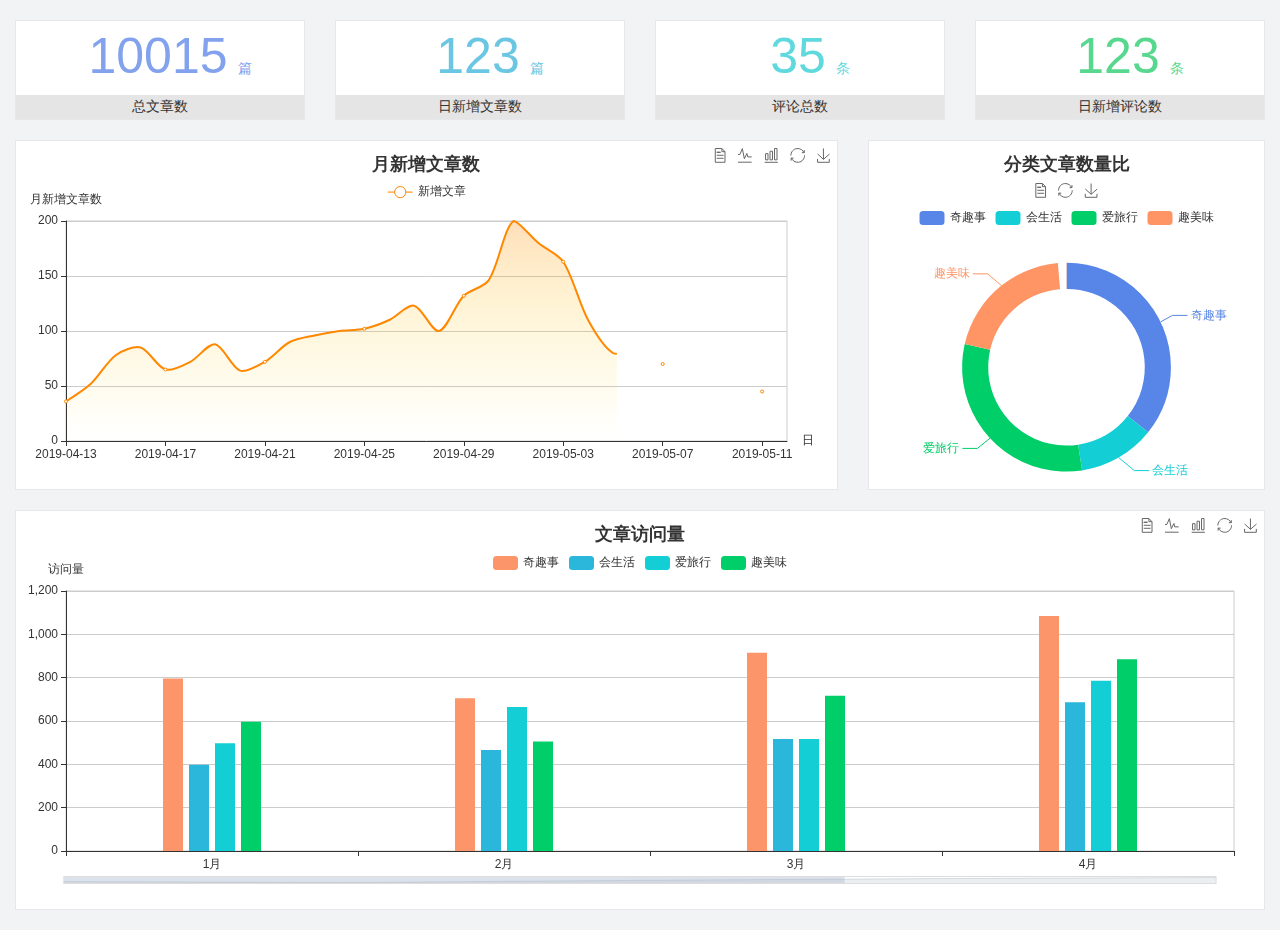
<file: home/dashboard.html>
<!DOCTYPE html>
<html lang="en">

<head>
    <meta charset="UTF-8">
    <meta name="viewport" content="width=device-width, initial-scale=1.0">
    <meta http-equiv="X-UA-Compatible" content="ie=edge">
    <title>图表统计</title>
    <link rel="stylesheet" href="../assets/lib/bootstrap.css"/>
    <link rel="stylesheet" href="../assets/lib/main.css"/>
    <script src="../assets/lib/jquery.js"></script>
    <script type="text/javascript" src="../assets/lib/echarts.min.js"></script>
</head>

<body>
<div class="container-fluid">
    <div class="row spannel_list">
        <div class="col-sm-3 col-xs-6">
            <div class="spannel">
                <em>10015</em><span>篇</span>
                <b>总文章数</b>
            </div>
        </div>
        <div class="col-sm-3 col-xs-6">
            <div class="spannel scolor01">
                <em>123</em><span>篇</span>
                <b>日新增文章数</b>
            </div>
        </div>
        <div class="col-sm-3 col-xs-6">
            <div class="spannel scolor02">
                <em>35</em><span>条</span>
                <b>评论总数</b>
            </div>
        </div>
        <div class="col-sm-3 col-xs-6">
            <div class="spannel scolor03">
                <em>123</em><span>条</span>
                <b>日新增评论数</b>
            </div>
        </div>
    </div>
</div>

<div class="container-fluid">
    <div class="row curve-pie">
        <div class="col-lg-8 col-md-8">
            <div class="gragh_pannel" id="curve_show"></div>
        </div>
        <div class="col-lg-4 col-md-4">
            <div class="gragh_pannel" id="pie_show"></div>
        </div>
    </div>
</div>

<div class="container-fluid">
    <div class="column_pannel" id="column_show"></div>
</div>

<script>
    var oChart = echarts.init(document.getElementById('curve_show'));
    var aList_all = [
        {'count': 36, 'date': '2019-04-13'},
        {'count': 52, 'date': '2019-04-14'},
        {'count': 78, 'date': '2019-04-15'},
        {'count': 85, 'date': '2019-04-16'},
        {'count': 65, 'date': '2019-04-17'},
        {'count': 72, 'date': '2019-04-18'},
        {'count': 88, 'date': '2019-04-19'},
        {'count': 64, 'date': '2019-04-20'},
        {'count': 72, 'date': '2019-04-21'},
        {'count': 90, 'date': '2019-04-22'},
        {'count': 96, 'date': '2019-04-23'},
        {'count': 100, 'date': '2019-04-24'},
        {'count': 102, 'date': '2019-04-25'},
        {'count': 110, 'date': '2019-04-26'},
        {'count': 123, 'date': '2019-04-27'},
        {'count': 100, 'date': '2019-04-28'},
        {'count': 132, 'date': '2019-04-29'},
        {'count': 146, 'date': '2019-04-30'},
        {'count': 200, 'date': '2019-05-01'},
        {'count': 180, 'date': '2019-05-02'},
        {'count': 163, 'date': '2019-05-03'},
        {'count': 110, 'date': '2019-05-04'},
        {'count': 80, 'date': '2019-05-05'},
        {'count': 82, 'date': '2019-05-06'},
        {'count': 70, 'date': '2019-05-07'},
        {'count': 65, 'date': '2019-05-08'},
        {'count': 54, 'date': '2019-05-09'},
        {'count': 40, 'date': '2019-05-10'},
        {'count': 45, 'date': '2019-05-11'},
        {'count': 38, 'date': '2019-05-12'},
    ];

    let aCount = [];
    let aDate = [];

    for (var i = 0; i < aList_all.length; i++) {
        aCount.push(aList_all[i].count);
        aDate.push(aList_all[i].date);
    }

    var chartopt = {
        title: {
            text: '月新增文章数',
            left: 'center',
            top: '10'
        },
        tooltip: {
            trigger: 'axis'
        },
        legend: {
            data: ['新增文章'],
            top: '40'
        },
        toolbox: {
            show: true,
            feature: {
                mark: {show: true},
                dataView: {show: true, readOnly: false},
                magicType: {show: true, type: ['line', 'bar']},
                restore: {show: true},
                saveAsImage: {show: true}
            }
        },
        calculable: true,
        xAxis: [
            {
                name: '日',
                type: 'category',
                boundaryGap: false,
                data: aDate
            }
        ],
        yAxis: [
            {
                name: '月新增文章数',
                type: 'value'
            }
        ],
        series: [
            {
                name: '新增文章',
                type: 'line',
                smooth: true,
                itemStyle: {normal: {areaStyle: {type: 'default'}, color: '#f80'}, lineStyle: {color: '#f80'}},
                data: aCount
            }],
        areaStyle: {
            normal: {
                color: new echarts.graphic.LinearGradient(0, 0, 0, 1, [{
                    offset: 0,
                    color: 'rgba(255,136,0,0.39)'
                }, {
                    offset: .34,
                    color: 'rgba(255,180,0,0.25)'
                }, {
                    offset: 1,
                    color: 'rgba(255,222,0,0.00)'
                }])

            }
        },
        grid: {
            show: true,
            x: 50,
            x2: 50,
            y: 80,
            height: 220
        }
    };

    oChart.setOption(chartopt);


    var oPie = echarts.init(document.getElementById('pie_show'));
    var oPieopt =
        {
            title: {
                top: 10,
                text: '分类文章数量比',
                x: 'center'
            },
            tooltip: {
                trigger: 'item',
                formatter: "{a} <br/>{b} : {c} ({d}%)"
            },
            color: ['#5885e8', '#13cfd5', '#00ce68', '#ff9565'],
            legend: {
                x: 'center',
                top: 65,
                data: ['奇趣事', '会生活', '爱旅行', '趣美味']
            },
            toolbox: {
                show: true,
                x: 'center',
                top: 35,
                feature: {
                    mark: {show: true},
                    dataView: {show: true, readOnly: false},
                    magicType: {
                        show: true,
                        type: ['pie', 'funnel'],
                        option: {
                            funnel: {
                                x: '25%',
                                width: '50%',
                                funnelAlign: 'left',
                                max: 1548
                            }
                        }
                    },
                    restore: {show: true},
                    saveAsImage: {show: true}
                }
            },
            calculable: true,
            series: [
                {
                    name: '访问来源',
                    type: 'pie',
                    radius: ['45%', '60%'],
                    center: ['50%', '65%'],
                    data: [
                        {value: 300, name: '奇趣事'},
                        {value: 100, name: '会生活'},
                        {value: 260, name: '爱旅行'},
                        {value: 180, name: '趣美味'}
                    ]
                }
            ]
        };
    oPie.setOption(oPieopt);


    var oColumn = this.echarts.init(document.getElementById('column_show'));
    var oColumnopt =
        {
            title: {
                text: '文章访问量',
                left: 'center',
                top: '10'
            },
            tooltip: {
                trigger: 'axis'
            },
            legend: {
                data: ['奇趣事', '会生活', '爱旅行', '趣美味'],
                top: '40'
            },
            toolbox: {
                show: true,
                feature: {
                    mark: {show: true},
                    dataView: {show: true, readOnly: false},
                    magicType: {show: true, type: ['line', 'bar']},
                    restore: {show: true},
                    saveAsImage: {show: true}
                }
            },
            calculable: true,
            xAxis: [
                {
                    type: 'category',
                    data: ['1月', '2月', '3月', '4月', '5月']
                }
            ],
            yAxis: [
                {
                    name: '访问量',
                    type: 'value'
                }
            ],
            series: [
                {
                    name: '奇趣事',
                    type: 'bar',
                    barWidth: 20,
                    itemStyle: {
                        normal: {areaStyle: {type: 'default'}, color: '#fd956a'}
                    },
                    data: [800, 708, 920, 1090, 1200]
                },
                {
                    name: '会生活',
                    type: 'bar',
                    barWidth: 20,
                    itemStyle: {
                        normal: {areaStyle: {type: 'default'}, color: '#2bb6db'}
                    },
                    data: [400, 468, 520, 690, 800]
                },
                {
                    name: '爱旅行',
                    type: 'bar',
                    barWidth: 20,
                    itemStyle: {
                        normal: {areaStyle: {type: 'default'}, color: '#13cfd5'}
                    },
                    data: [500, 668, 520, 790, 900]
                },
                {
                    name: '趣美味',
                    type: 'bar',
                    barWidth: 20,
                    itemStyle: {
                        normal: {areaStyle: {type: 'default'}, color: '#00ce68'}
                    },
                    data: [600, 508, 720, 890, 1000]
                }
            ],
            grid: {
                show: true,
                x: 50,
                x2: 30,
                y: 80,
                height: 260
            },
            dataZoom: [//给x轴设置滚动条
                {
                    start: 0,//默认为0
                    end: 100 - 1000 / 31,//默认为100
                    type: 'slider',
                    show: true,
                    xAxisIndex: [0],
                    handleSize: 0,//滑动条的 左右2个滑动条的大小
                    height: 8,//组件高度
                    left: 45, //左边的距离
                    right: 50,//右边的距离
                    bottom: 26,//右边的距离
                    handleColor: '#ddd',//h滑动图标的颜色
                    handleStyle: {
                        borderColor: "#cacaca",
                        borderWidth: "1",
                        shadowBlur: 2,
                        background: "#ddd",
                        shadowColor: "#ddd",
                    }
                }]
        };
    oColumn.setOption(oColumnopt);
</script>
</body>

</html>
</file>
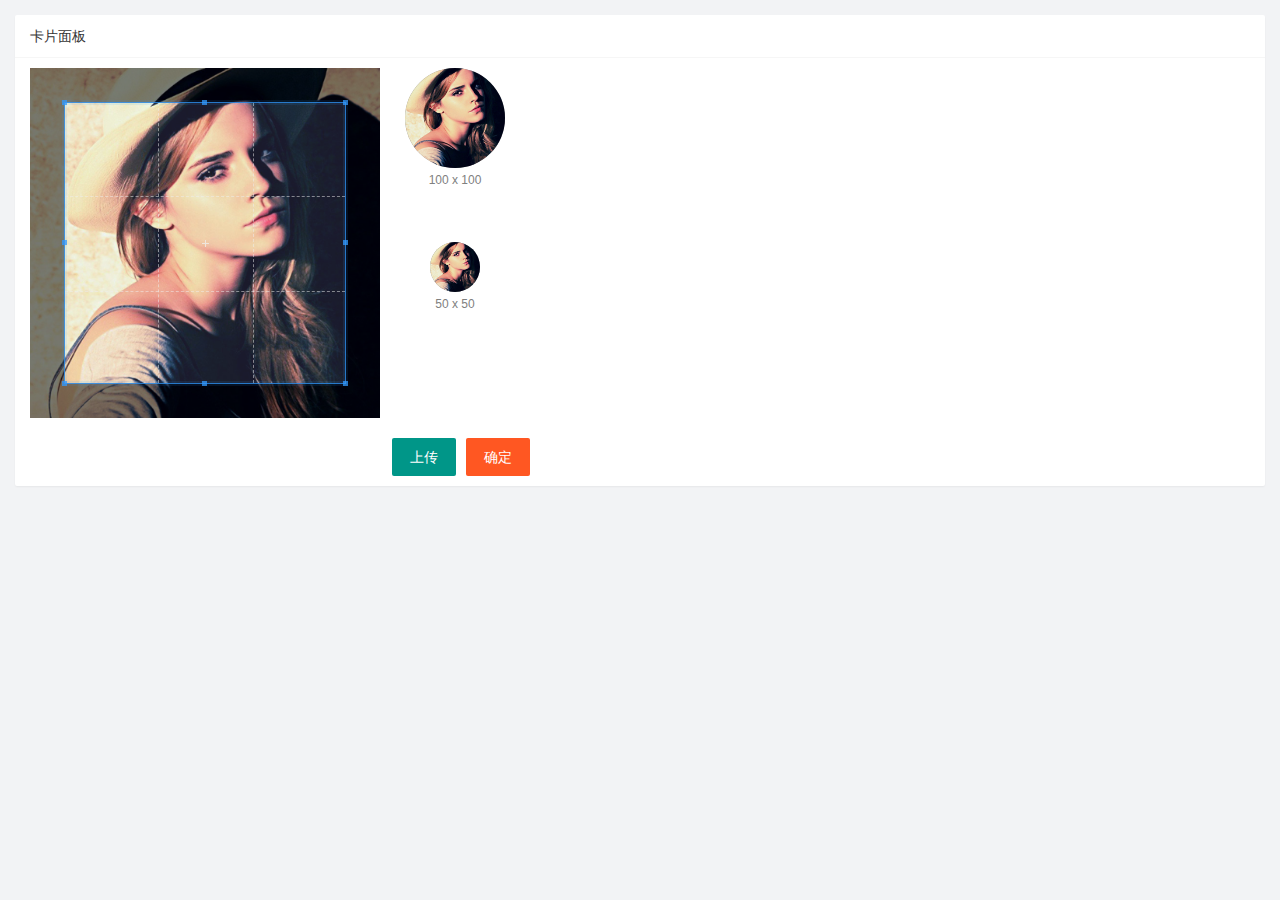
<file: user/user_avatar.html>
<!DOCTYPE html>
<html lang="en">

<head>
    <meta charset="UTF-8">
    <meta name="viewport" content="width=device-width, initial-scale=1.0">
    <title>Document</title>
    <link rel="stylesheet" href="/assets/lib/layui/css/layui.css">
    <link rel="stylesheet" href="/assets/lib/cropper/cropper.css">
    <link rel="stylesheet" href="/assets/css/user/user_avatar.css">

</head>

<body>
    <div class="layui-card">
        <div class="layui-card-header">卡片面板</div>
        <div class="layui-card-body">
            <!-- 第一行的图片裁剪和预览区域 -->
            <div class="row1">
                <!-- 图片裁剪区域 -->
                <div class="cropper-box">
                    <!-- 这个 img 标签很重要，将来会把它初始化为裁剪区域 -->
                    <img id="image" src="/assets/images/sample.jpg" />
                </div>
                <!-- 图片的预览区域 -->
                <div class="preview-box">
                    <div>
                        <!-- 宽高为 100px 的预览区域 -->
                        <div class="img-preview w100"></div>
                        <p class="size">100 x 100</p>
                    </div>
                    <div>
                        <!-- 宽高为 50px 的预览区域 -->
                        <div class="img-preview w50"></div>
                        <p class="size">50 x 50</p>
                    </div>
                </div>
            </div>
            <!-- 第二行的按钮区域 -->
            <div class="row2">

                <input type="file" id="file" accept="image/png,image/jpeg">
                <button type="button" class="layui-btn" id="btnChooseImage">上传</button>
                <button type="button" class="layui-btn layui-btn-danger" id="btnUpload">确定</button>
            </div>
        </div>
    </div>
    <script src="/assets/lib/layui/layui.all.js"></script>
    <script src="/assets/lib/jquery.js"></script>
    <script src="/assets/lib/cropper/Cropper.js"></script>
    <script src="/assets/lib/cropper/jquery-cropper.js"></script>
    <script src="/assets/js/baseAPI.js"></script>
    <script src="/assets/js/user/user_avatar.js"></script>
</body>

</html>
</file>
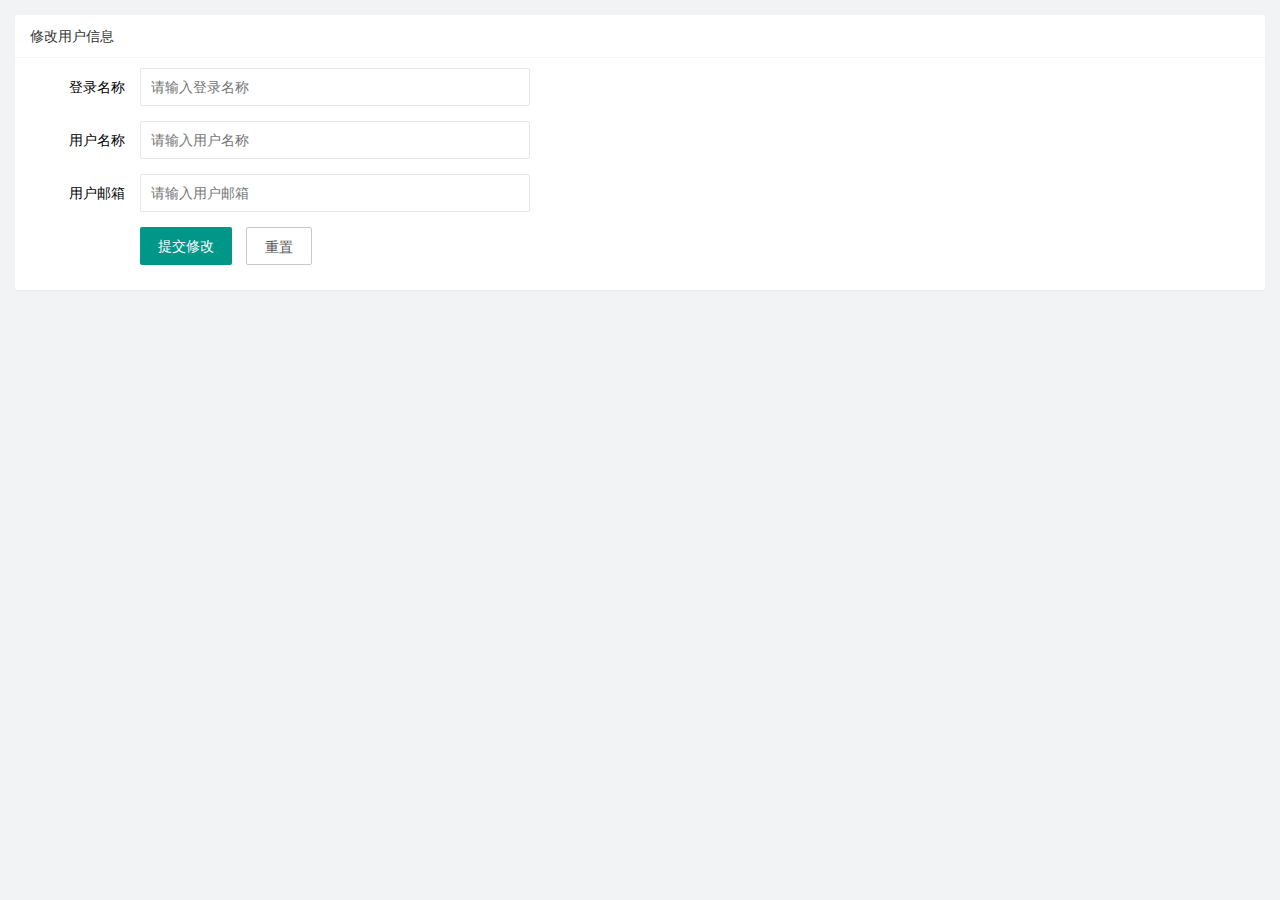
<file: user/user_info.html>
<!DOCTYPE html>
<html lang="en">

<head>
    <meta charset="UTF-8">
    <meta name="viewport" content="width=device-width, initial-scale=1.0">
    <title>Document</title>
    <link rel="stylesheet" href="/assets/lib/layui/css/layui.css" />
    <link rel="stylesheet" href="/assets/css/user/user_info.css" />
</head>

<body>
    <!-- 卡片区域 -->
    <div class="layui-card">
        <div class="layui-card-header">修改用户信息</div>
        <div class="layui-card-body">

            <form class="layui-form" lay-filter="formUserInfo">
               <input type="hidden" name="id" value="">

                <div class="layui-form-item">
                    <label class="layui-form-label">登录名称</label>
                    <div class="layui-input-block">
                        <input type="text" name="username" required lay-verify="required" placeholder="请输入登录名称"
                            autocomplete="off" class="layui-input" readonly>
                    </div>
                </div>

                <div class="layui-form-item">
                    <label class="layui-form-label">用户名称</label>
                    <div class="layui-input-block">
                        <input type="text" name="nickname" required lay-verify="required|nickname" placeholder="请输入用户名称"
                            autocomplete="off" class="layui-input">
                    </div>
                </div>

                <div class="layui-form-item">
                    <label class="layui-form-label">用户邮箱</label>
                    <div class="layui-input-block">
                        <input type="text" name="email" required lay-verify="required|email" placeholder="请输入用户邮箱"
                            autocomplete="off" class="layui-input">
                    </div>
                </div>


                <div class="layui-form-item">
                    <div class="layui-input-block">
                        <button class="layui-btn" lay-submit lay-filter="formDemo">提交修改</button>
                        <button type="reset" class="layui-btn layui-btn-primary" id="btnReset">重置</button>
                    </div>
                </div>

            </form>

        </div>
    </div>

    <script src="/assets/lib/layui/layui.all.js"></script>
    <script src="/assets/lib/jquery.js"></script>
    <script src="/assets/js/baseAPI.js"></script>
    <script src="/assets/js/user/user_info.js"></script>

</body>

</html>
</file>
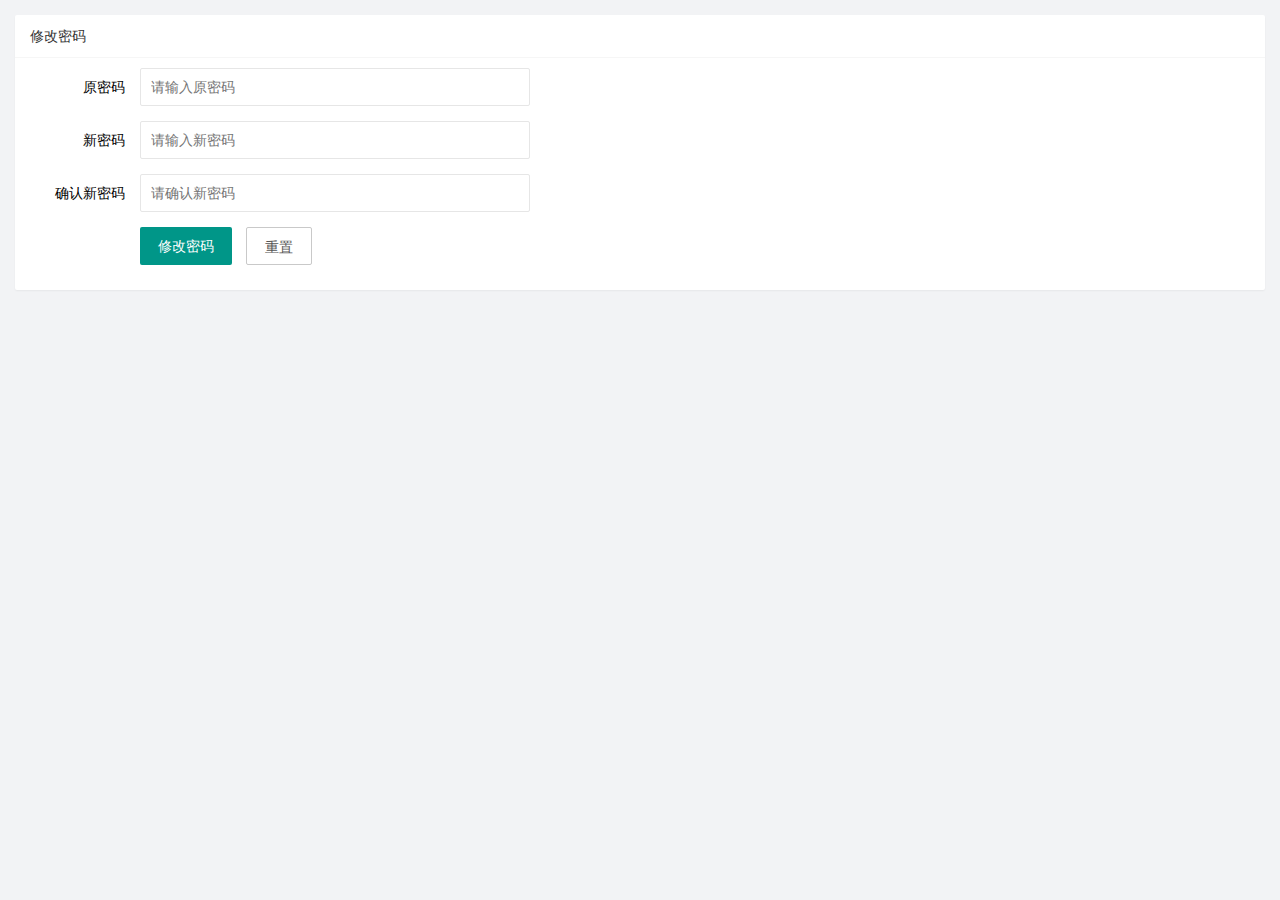
<file: user/user_pwd.html>
<!DOCTYPE html>
<html lang="en">

<head>
    <meta charset="UTF-8">
    <meta name="viewport" content="width=device-width, initial-scale=1.0">
    <title>Document</title>
    <link rel="stylesheet" href="/assets/lib/layui/css/layui.css" />
    <link rel="stylesheet" href="/assets/css/user/user_pwd.css">
</head>

<body>
    <!-- 卡片区域 -->
    <div class="layui-card">
        <div class="layui-card-header">修改密码</div>
        <div class="layui-card-body">

            <form class="layui-form">
                <div class="layui-form-item">
                    <label class="layui-form-label">原密码</label>
                    <div class="layui-input-block">
                        <input type="password" name="oldPwd" required lay-verify="required|pwd" placeholder="请输入原密码"
                            autocomplete="off" class="layui-input">
                    </div>
                </div>

                <div class="layui-form-item">
                    <label class="layui-form-label">新密码</label>
                    <div class="layui-input-block">
                        <input type="password" name="newPwd" required lay-verify="required|pwd|samePwd" placeholder="请输入新密码"
                            autocomplete="off" class="layui-input">
                    </div>
                </div>

                <div class="layui-form-item">
                    <label class="layui-form-label">确认新密码</label>
                    <div class="layui-input-block">
                        <input type="password" name="rePwd" required lay-verify="required|pwd|rePwd" placeholder="请确认新密码"
                            autocomplete="off" class="layui-input">
                    </div>
                </div>

                <div class="layui-form-item">
                    <div class="layui-input-block">
                        <button class="layui-btn" lay-submit lay-filter="formDemo">修改密码</button>
                        <button type="reset" class="layui-btn layui-btn-primary">重置</button>
                    </div>
                </div>

            </form>


        </div>
    </div>

    <script src="/assets/lib/layui/layui.all.js"></script>
    <script src="/assets/lib/jquery.js"></script>
    <script src="/assets/js/baseAPI.js"></script>
    <script src="/assets/js/user/user_pwd.js"></script>


</body>

</html>
</file>
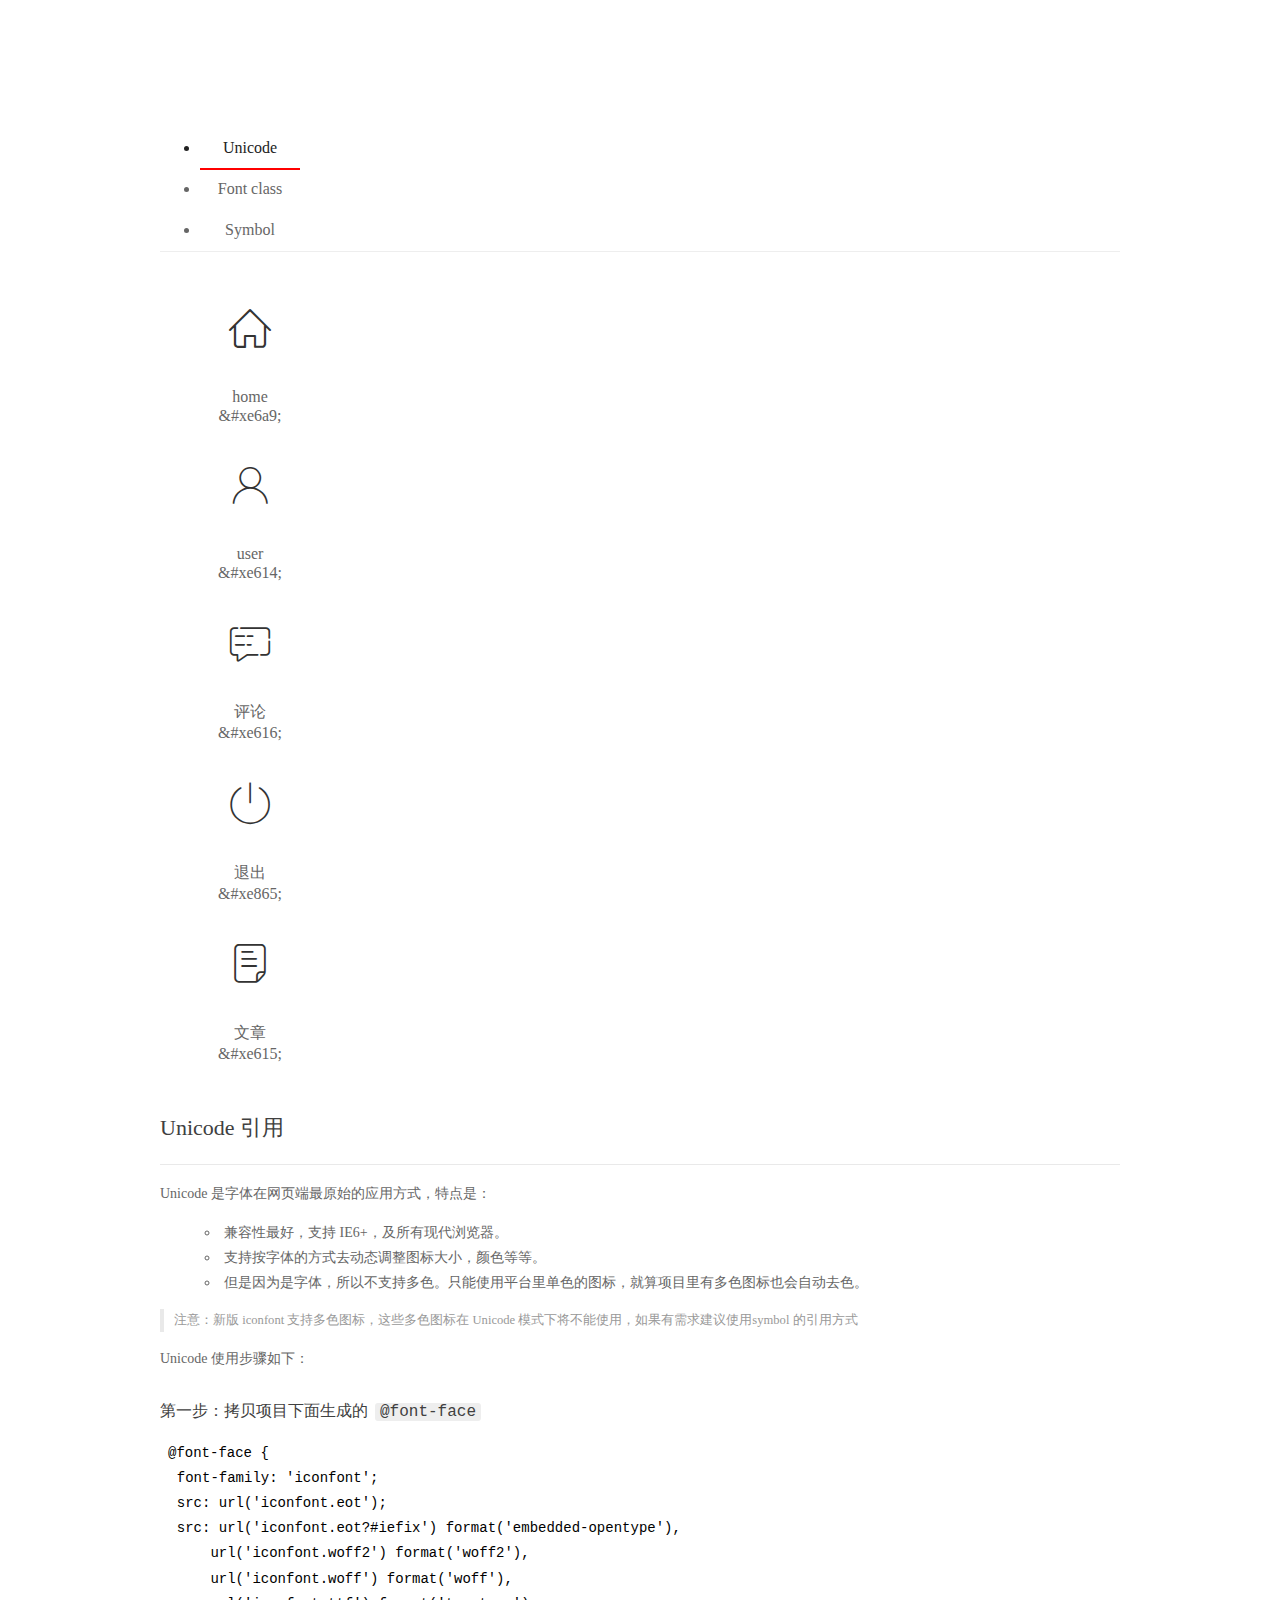
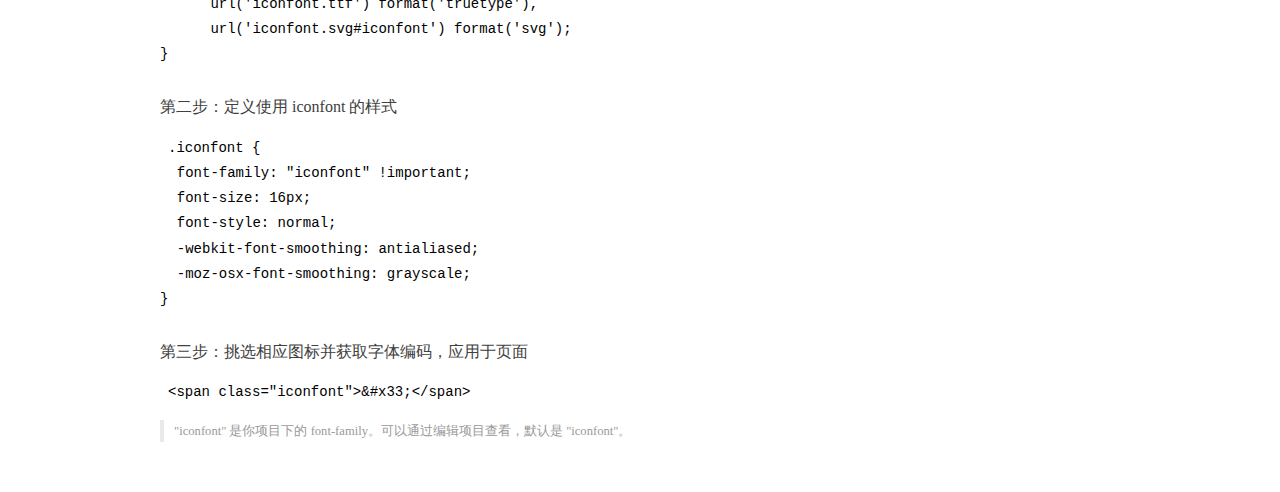
<file: assets/fonts/demo_index.html>
<!DOCTYPE html>
<html>
<head>
  <meta charset="utf-8"/>
  <title>IconFont Demo</title>
  <link rel="shortcut icon" href="https://gtms04.alicdn.com/tps/i4/TB1_oz6GVXXXXaFXpXXJDFnIXXX-64-64.ico" type="image/x-icon"/>
  <link rel="stylesheet" href="https://g.alicdn.com/thx/cube/1.3.2/cube.min.css">
  <link rel="stylesheet" href="demo.css">
  <link rel="stylesheet" href="iconfont.css">
  <script src="iconfont.js"></script>
  <!-- jQuery -->
  <script src="https://a1.alicdn.com/oss/uploads/2018/12/26/7bfddb60-08e8-11e9-9b04-53e73bb6408b.js"></script>
  <!-- 代码高亮 -->
  <script src="https://a1.alicdn.com/oss/uploads/2018/12/26/a3f714d0-08e6-11e9-8a15-ebf944d7534c.js"></script>
</head>
<body>
  <div class="main">
    <h1 class="logo"><a href="https://www.iconfont.cn/" title="iconfont 首页" target="_blank">&#xe86b;</a></h1>
    <div class="nav-tabs">
      <ul id="tabs" class="dib-box">
        <li class="dib active"><span>Unicode</span></li>
        <li class="dib"><span>Font class</span></li>
        <li class="dib"><span>Symbol</span></li>
      </ul>
      
    </div>
    <div class="tab-container">
      <div class="content unicode" style="display: block;">
          <ul class="icon_lists dib-box">
          
            <li class="dib">
              <span class="icon iconfont">&#xe6a9;</span>
                <div class="name">home</div>
                <div class="code-name">&amp;#xe6a9;</div>
              </li>
          
            <li class="dib">
              <span class="icon iconfont">&#xe614;</span>
                <div class="name">user</div>
                <div class="code-name">&amp;#xe614;</div>
              </li>
          
            <li class="dib">
              <span class="icon iconfont">&#xe616;</span>
                <div class="name">评论</div>
                <div class="code-name">&amp;#xe616;</div>
              </li>
          
            <li class="dib">
              <span class="icon iconfont">&#xe865;</span>
                <div class="name">退出</div>
                <div class="code-name">&amp;#xe865;</div>
              </li>
          
            <li class="dib">
              <span class="icon iconfont">&#xe615;</span>
                <div class="name">文章</div>
                <div class="code-name">&amp;#xe615;</div>
              </li>
          
          </ul>
          <div class="article markdown">
          <h2 id="unicode-">Unicode 引用</h2>
          <hr>

          <p>Unicode 是字体在网页端最原始的应用方式，特点是：</p>
          <ul>
            <li>兼容性最好，支持 IE6+，及所有现代浏览器。</li>
            <li>支持按字体的方式去动态调整图标大小，颜色等等。</li>
            <li>但是因为是字体，所以不支持多色。只能使用平台里单色的图标，就算项目里有多色图标也会自动去色。</li>
          </ul>
          <blockquote>
            <p>注意：新版 iconfont 支持多色图标，这些多色图标在 Unicode 模式下将不能使用，如果有需求建议使用symbol 的引用方式</p>
          </blockquote>
          <p>Unicode 使用步骤如下：</p>
          <h3 id="-font-face">第一步：拷贝项目下面生成的 <code>@font-face</code></h3>
<pre><code class="language-css"
>@font-face {
  font-family: 'iconfont';
  src: url('iconfont.eot');
  src: url('iconfont.eot?#iefix') format('embedded-opentype'),
      url('iconfont.woff2') format('woff2'),
      url('iconfont.woff') format('woff'),
      url('iconfont.ttf') format('truetype'),
      url('iconfont.svg#iconfont') format('svg');
}
</code></pre>
          <h3 id="-iconfont-">第二步：定义使用 iconfont 的样式</h3>
<pre><code class="language-css"
>.iconfont {
  font-family: "iconfont" !important;
  font-size: 16px;
  font-style: normal;
  -webkit-font-smoothing: antialiased;
  -moz-osx-font-smoothing: grayscale;
}
</code></pre>
          <h3 id="-">第三步：挑选相应图标并获取字体编码，应用于页面</h3>
<pre>
<code class="language-html"
>&lt;span class="iconfont"&gt;&amp;#x33;&lt;/span&gt;
</code></pre>
          <blockquote>
            <p>"iconfont" 是你项目下的 font-family。可以通过编辑项目查看，默认是 "iconfont"。</p>
          </blockquote>
          </div>
      </div>
      <div class="content font-class">
        <ul class="icon_lists dib-box">
          
          <li class="dib">
            <span class="icon iconfont icon-home"></span>
            <div class="name">
              home
            </div>
            <div class="code-name">.icon-home
            </div>
          </li>
          
          <li class="dib">
            <span class="icon iconfont icon-user"></span>
            <div class="name">
              user
            </div>
            <div class="code-name">.icon-user
            </div>
          </li>
          
          <li class="dib">
            <span class="icon iconfont icon-pinglun"></span>
            <div class="name">
              评论
            </div>
            <div class="code-name">.icon-pinglun
            </div>
          </li>
          
          <li class="dib">
            <span class="icon iconfont icon-tuichu"></span>
            <div class="name">
              退出
            </div>
            <div class="code-name">.icon-tuichu
            </div>
          </li>
          
          <li class="dib">
            <span class="icon iconfont icon-16"></span>
            <div class="name">
              文章
            </div>
            <div class="code-name">.icon-16
            </div>
          </li>
          
        </ul>
        <div class="article markdown">
        <h2 id="font-class-">font-class 引用</h2>
        <hr>

        <p>font-class 是 Unicode 使用方式的一种变种，主要是解决 Unicode 书写不直观，语意不明确的问题。</p>
        <p>与 Unicode 使用方式相比，具有如下特点：</p>
        <ul>
          <li>兼容性良好，支持 IE8+，及所有现代浏览器。</li>
          <li>相比于 Unicode 语意明确，书写更直观。可以很容易分辨这个 icon 是什么。</li>
          <li>因为使用 class 来定义图标，所以当要替换图标时，只需要修改 class 里面的 Unicode 引用。</li>
          <li>不过因为本质上还是使用的字体，所以多色图标还是不支持的。</li>
        </ul>
        <p>使用步骤如下：</p>
        <h3 id="-fontclass-">第一步：引入项目下面生成的 fontclass 代码：</h3>
<pre><code class="language-html">&lt;link rel="stylesheet" href="./iconfont.css"&gt;
</code></pre>
        <h3 id="-">第二步：挑选相应图标并获取类名，应用于页面：</h3>
<pre><code class="language-html">&lt;span class="iconfont icon-xxx"&gt;&lt;/span&gt;
</code></pre>
        <blockquote>
          <p>"
            iconfont" 是你项目下的 font-family。可以通过编辑项目查看，默认是 "iconfont"。</p>
        </blockquote>
      </div>
      </div>
      <div class="content symbol">
          <ul class="icon_lists dib-box">
          
            <li class="dib">
                <svg class="icon svg-icon" aria-hidden="true">
                  <use xlink:href="#icon-home"></use>
                </svg>
                <div class="name">home</div>
                <div class="code-name">#icon-home</div>
            </li>
          
            <li class="dib">
                <svg class="icon svg-icon" aria-hidden="true">
                  <use xlink:href="#icon-user"></use>
                </svg>
                <div class="name">user</div>
                <div class="code-name">#icon-user</div>
            </li>
          
            <li class="dib">
                <svg class="icon svg-icon" aria-hidden="true">
                  <use xlink:href="#icon-pinglun"></use>
                </svg>
                <div class="name">评论</div>
                <div class="code-name">#icon-pinglun</div>
            </li>
          
            <li class="dib">
                <svg class="icon svg-icon" aria-hidden="true">
                  <use xlink:href="#icon-tuichu"></use>
                </svg>
                <div class="name">退出</div>
                <div class="code-name">#icon-tuichu</div>
            </li>
          
            <li class="dib">
                <svg class="icon svg-icon" aria-hidden="true">
                  <use xlink:href="#icon-16"></use>
                </svg>
                <div class="name">文章</div>
                <div class="code-name">#icon-16</div>
            </li>
          
          </ul>
          <div class="article markdown">
          <h2 id="symbol-">Symbol 引用</h2>
          <hr>

          <p>这是一种全新的使用方式，应该说这才是未来的主流，也是平台目前推荐的用法。相关介绍可以参考这篇<a href="">文章</a>
            这种用法其实是做了一个 SVG 的集合，与另外两种相比具有如下特点：</p>
          <ul>
            <li>支持多色图标了，不再受单色限制。</li>
            <li>通过一些技巧，支持像字体那样，通过 <code>font-size</code>, <code>color</code> 来调整样式。</li>
            <li>兼容性较差，支持 IE9+，及现代浏览器。</li>
            <li>浏览器渲染 SVG 的性能一般，还不如 png。</li>
          </ul>
          <p>使用步骤如下：</p>
          <h3 id="-symbol-">第一步：引入项目下面生成的 symbol 代码：</h3>
<pre><code class="language-html">&lt;script src="./iconfont.js"&gt;&lt;/script&gt;
</code></pre>
          <h3 id="-css-">第二步：加入通用 CSS 代码（引入一次就行）：</h3>
<pre><code class="language-html">&lt;style&gt;
.icon {
  width: 1em;
  height: 1em;
  vertical-align: -0.15em;
  fill: currentColor;
  overflow: hidden;
}
&lt;/style&gt;
</code></pre>
          <h3 id="-">第三步：挑选相应图标并获取类名，应用于页面：</h3>
<pre><code class="language-html">&lt;svg class="icon" aria-hidden="true"&gt;
  &lt;use xlink:href="#icon-xxx"&gt;&lt;/use&gt;
&lt;/svg&gt;
</code></pre>
          </div>
      </div>

    </div>
  </div>
  <script>
  $(document).ready(function () {
      $('.tab-container .content:first').show()

      $('#tabs li').click(function (e) {
        var tabContent = $('.tab-container .content')
        var index = $(this).index()

        if ($(this).hasClass('active')) {
          return
        } else {
          $('#tabs li').removeClass('active')
          $(this).addClass('active')

          tabContent.hide().eq(index).fadeIn()
        }
      })
    })
  </script>
</body>
</html>
</file>
<file: assets/lib/main.css>
body{
    font-family:'MicroSoft YaHei';
    background-color: #f2f3f5;
}
.main_wrap{
    position:fixed;
    width:100%;
    height:100%;
    left:0px;
    top:0px;
    background:url('../images/login_bg.jpg'); 
    background-size:100% 100%; 
  }
.header{
    width:1200px;
    overflow: hidden;
    margin:20px auto 0;
}
.heade .logo{
    float: left;
}
.header .copyright{
    float:right;
    font-size:12px;
    color:#fff;
    text-align:right;
    line-height:20px;
    margin-top:10px;
}
.login_form_con{
    position:absolute;
    left:50%;
    top:50%;
    margin-left:-200px;
    margin-top:-155px;
    width:400px;
    height:310px;
    background-color: #edeff0;
}

.login_form{
    position: relative;
}

.login_form .icon-user{
    position:absolute;
    font-size:16px;
    color:#999;
    left:46px;
    top:12px;
}
.login_form .icon-key{
    position:absolute;
    font-size:18px;
    color:#999;
    left:46px;
    top:78px;
}
.login_title{
    height:60px;
    background:url('../images/login_title.png') center center no-repeat #fff;
}
.input_txt,.input_pass,.input_sub{
    display:block;
    width:334px;
    height:37px;
    padding:0px;
    text-indent:40px;
    border:1px solid #ddd;
    margin:27px auto 0;
    outline:none;
}
.input_sub{
    margin-top:40px;
    height:42px;
    background-color: #19b9e7;
    text-indent:0px;
    font-size:18px;
    color:#fff;
    cursor: pointer;
}
.input_sub:hover{
    background-color: #08a0cc;
}

.sider{
    position:fixed;
    left:0;
    top:0;
    bottom:0;
    width:210px;
    background-color: #323745;
}
.sider .logo{
    display:block;
    height:56px;
    background-color: #242732;
    overflow: hidden;
}
.sider .logo img{
    display:block;
    margin:6px auto 0;
}
.user_info{
    height:79px;
    border-bottom:1px solid #5a5e6b;
}

.user_info img{
    float: left;
    width:40px;
    height:40px;
    border-radius:20px;
    margin:19px 0 0 30px;
}
.user_info span{
    float: left;
    width:120px;
    font-size:12px;
    color:#fff;
    margin:23px 0 0 20px;
}
.user_info b{
    float: left;
    width: 120px;
    font-weight:normal;
    font-size:12px;
    color:#adafb5;
    margin:2px 0 0 20px;
}

.menu .level01{
    height:50px;
    line-height:50px;
}
.menu .level01 a{
    display:block;
    height:50px;
    font-size:12px;
    color:#adafb5;
    overflow: hidden;
}
.menu .level01.active a{
    background-color: #1378f0;
    color:#fff;
}
.menu .level01.active i{
    color:#fff;
}

.menu .level01 a:hover{
    background-color: #1378f0;
    color:#fff;
}
.menu .level01 a:hover i{
    color:#fff;
}
.menu .level01 i{
    color:#61646f;
    font-size:22px;
    float: left;
    margin-left:26px;
}
.menu .level01 span{
    float: left;
    margin-left:10px;
}
.menu .level01 b{
    float: right;
    margin-right:20px;
    font-weight:normal;
    transform:rotate(90deg);
    transition:all 500ms ease;
}

.menu .level01 .rotate0{
    transform:rotate(0deg);
}

.menu .level02{
    background: #242732;
    display:none;
}


.menu .level02 li{
    height:40px;
    line-height:40px;
}
.menu .level02 li a{
    display:block;
    height:40px;
    font-size:12px;
    color:#adafb5;
    overflow: hidden;
}

.menu .level02 li a:hover{
    background-color: #1378f0;
    color:#fff;
}

.menu .level02 li i{
    font-size:12px;
    float: left;
    margin-left:60px;
}
.menu .level02 li span{
    font-size:12px;
    float: left;
    margin-left:5px;
}

.menu .level02 .active a{
    color:#ffae00;
}

.header_bar{
    position:fixed;
    left:210px;
    right:0;
    top:0;
    height:56px;
    background-color: #fff;
}

.main{
    position:fixed;
    left:210px;
    top:56px;
    right:0;
    bottom:0;
    background-color: #f2f3f5;
}

.search_form{
    width:218px;
    height:33px;
    border:1px solid #ddd;
    background-color: #f2f3f5;
    border-radius:16px;
    float: left;
    margin:12px 0 0 27px;
}

.search_form input{
    padding:0px;
    margin:0px;
    border:0px;
    float: left;
    background-color: #f2f3f5;
    font-size:12px;
    width:175px;
    height:31px;
    margin-left:12px;
    outline:none;
   
}

.search_form .icon-search{
    line-height:33px;
    cursor: pointer;
    font-size:18px;
    color:#abaebb;
}
.user_center_link{
    float:right;

}
.user_center_link a{
    line-height:56px;
    font-size:12px;
    color:#999;
    margin-right:15px;
}
.user_center_link a:hover{
    color:#ffae00
}

.user_center_link img{
    width:42px;
    height:42px;
    border-radius:32px;
    margin-right:10px;
}

.spannel_list{
    margin-top:20px;
}

.spannel{
	height:100px;
	overflow:hidden;
	text-align:center;
    position:relative;
    background-color: #fff;
    border:1px solid #e7e7e9;
    margin-bottom:20px;
}

.spannel em{
    font-style:normal;
	font-size:50px;
	line-height:50px;
	display:inline-block;
	margin:10px 0 0 20px;
	font-family:'Arial';
	color:#83a2ed;
}

.spannel span{
	font-size:14px;
	display:inline-block;
	color:#83a2ed;
	margin-left:10px;
}

.spannel b{
	position:absolute;
	left:0;
	bottom:0;
	width:100%;
	line-height:24px;
	background:#e5e5e5;
	color:#333;
	font-size:14px;
	font-weight:normal;
}

.scolor01 em,.scolor01 span{
	color:#6ac6e2;
}

.scolor02 em,.scolor02 span{
	color:#5fd9de;
}

.scolor03 em,.scolor03 span{
	color:#58d88e;
}


.gragh_pannel{
    height:350px;
    border:1px solid #e7e7e9;
    background-color: #fff!important; 
    margin-bottom:20px;  
}

.column_pannel{
    margin-bottom:20px;
    height:400px;
    border:1px solid #e7e7e9;
    background-color: #fff!important;   
}

.common_title{
    line-height:42px;
    background-color: #fbfbfb;
    border:1px solid #e7e7e9;
    margin-top:20px;
    text-indent: 15px;
    font-size:14px;
    color:#333;
}

.common_con{
    border:1px solid #e7e7e9;
    border-top:0px;
    background-color: #fff;
    padding-bottom:20px;
    margin-bottom:20px;
}
.opt_btns{
    margin-top:20px;
}

.mp20{
    margin-top:20px;
}

.pagination{   
   margin:0;
}

.article_form{
    margin-top:20px;
}

.form-group{
    margin-bottom:25px;
}

.form-group label{
    font-weight:normal;
    color:#666;
}

.icon-icondate{
    line-height:16px;
}

.user_pic{
    width:100px;
    height:100px;
    margin-bottom:10px;
}

.article_cover{
    width:200px;
    height:200px;
    margin-bottom:10px;
}
</file>
<file: assets/lib/layui/css/layui.css>
/** layui-v2.5.5 MIT License By https://www.layui.com */
 .layui-inline,img{display:inline-block;vertical-align:middle}h1,h2,h3,h4,h5,h6{font-weight:400}.layui-edge,.layui-header,.layui-inline,.layui-main{position:relative}.layui-body,.layui-edge,.layui-elip{overflow:hidden}.layui-btn,.layui-edge,.layui-inline,img{vertical-align:middle}.layui-btn,.layui-disabled,.layui-icon,.layui-unselect{-moz-user-select:none;-webkit-user-select:none;-ms-user-select:none}.layui-elip,.layui-form-checkbox span,.layui-form-pane .layui-form-label{text-overflow:ellipsis;white-space:nowrap}.layui-breadcrumb,.layui-tree-btnGroup{visibility:hidden}blockquote,body,button,dd,div,dl,dt,form,h1,h2,h3,h4,h5,h6,input,li,ol,p,pre,td,textarea,th,ul{margin:0;padding:0;-webkit-tap-highlight-color:rgba(0,0,0,0)}a:active,a:hover{outline:0}img{border:none}li{list-style:none}table{border-collapse:collapse;border-spacing:0}h4,h5,h6{font-size:100%}button,input,optgroup,option,select,textarea{font-family:inherit;font-size:inherit;font-style:inherit;font-weight:inherit;outline:0}pre{white-space:pre-wrap;white-space:-moz-pre-wrap;white-space:-pre-wrap;white-space:-o-pre-wrap;word-wrap:break-word}body{line-height:24px;font:14px Helvetica Neue,Helvetica,PingFang SC,Tahoma,Arial,sans-serif}hr{height:1px;margin:10px 0;border:0;clear:both}a{color:#333;text-decoration:none}a:hover{color:#777}a cite{font-style:normal;*cursor:pointer}.layui-border-box,.layui-border-box *{box-sizing:border-box}.layui-box,.layui-box *{box-sizing:content-box}.layui-clear{clear:both;*zoom:1}.layui-clear:after{content:'\20';clear:both;*zoom:1;display:block;height:0}.layui-inline{*display:inline;*zoom:1}.layui-edge{display:inline-block;width:0;height:0;border-width:6px;border-style:dashed;border-color:transparent}.layui-edge-top{top:-4px;border-bottom-color:#999;border-bottom-style:solid}.layui-edge-right{border-left-color:#999;border-left-style:solid}.layui-edge-bottom{top:2px;border-top-color:#999;border-top-style:solid}.layui-edge-left{border-right-color:#999;border-right-style:solid}.layui-disabled,.layui-disabled:hover{color:#d2d2d2!important;cursor:not-allowed!important}.layui-circle{border-radius:100%}.layui-show{display:block!important}.layui-hide{display:none!important}@font-face{font-family:layui-icon;src:url(../font/iconfont.eot?v=250);src:url(../font/iconfont.eot?v=250#iefix) format('embedded-opentype'),url(../font/iconfont.woff2?v=250) format('woff2'),url(../font/iconfont.woff?v=250) format('woff'),url(../font/iconfont.ttf?v=250) format('truetype'),url(../font/iconfont.svg?v=250#layui-icon) format('svg')}.layui-icon{font-family:layui-icon!important;font-size:16px;font-style:normal;-webkit-font-smoothing:antialiased;-moz-osx-font-smoothing:grayscale}.layui-icon-reply-fill:before{content:"\e611"}.layui-icon-set-fill:before{content:"\e614"}.layui-icon-menu-fill:before{content:"\e60f"}.layui-icon-search:before{content:"\e615"}.layui-icon-share:before{content:"\e641"}.layui-icon-set-sm:before{content:"\e620"}.layui-icon-engine:before{content:"\e628"}.layui-icon-close:before{content:"\1006"}.layui-icon-close-fill:before{content:"\1007"}.layui-icon-chart-screen:before{content:"\e629"}.layui-icon-star:before{content:"\e600"}.layui-icon-circle-dot:before{content:"\e617"}.layui-icon-chat:before{content:"\e606"}.layui-icon-release:before{content:"\e609"}.layui-icon-list:before{content:"\e60a"}.layui-icon-chart:before{content:"\e62c"}.layui-icon-ok-circle:before{content:"\1005"}.layui-icon-layim-theme:before{content:"\e61b"}.layui-icon-table:before{content:"\e62d"}.layui-icon-right:before{content:"\e602"}.layui-icon-left:before{content:"\e603"}.layui-icon-cart-simple:before{content:"\e698"}.layui-icon-face-cry:before{content:"\e69c"}.layui-icon-face-smile:before{content:"\e6af"}.layui-icon-survey:before{content:"\e6b2"}.layui-icon-tree:before{content:"\e62e"}.layui-icon-upload-circle:before{content:"\e62f"}.layui-icon-add-circle:before{content:"\e61f"}.layui-icon-download-circle:before{content:"\e601"}.layui-icon-templeate-1:before{content:"\e630"}.layui-icon-util:before{content:"\e631"}.layui-icon-face-surprised:before{content:"\e664"}.layui-icon-edit:before{content:"\e642"}.layui-icon-speaker:before{content:"\e645"}.layui-icon-down:before{content:"\e61a"}.layui-icon-file:before{content:"\e621"}.layui-icon-layouts:before{content:"\e632"}.layui-icon-rate-half:before{content:"\e6c9"}.layui-icon-add-circle-fine:before{content:"\e608"}.layui-icon-prev-circle:before{content:"\e633"}.layui-icon-read:before{content:"\e705"}.layui-icon-404:before{content:"\e61c"}.layui-icon-carousel:before{content:"\e634"}.layui-icon-help:before{content:"\e607"}.layui-icon-code-circle:before{content:"\e635"}.layui-icon-water:before{content:"\e636"}.layui-icon-username:before{content:"\e66f"}.layui-icon-find-fill:before{content:"\e670"}.layui-icon-about:before{content:"\e60b"}.layui-icon-location:before{content:"\e715"}.layui-icon-up:before{content:"\e619"}.layui-icon-pause:before{content:"\e651"}.layui-icon-date:before{content:"\e637"}.layui-icon-layim-uploadfile:before{content:"\e61d"}.layui-icon-delete:before{content:"\e640"}.layui-icon-play:before{content:"\e652"}.layui-icon-top:before{content:"\e604"}.layui-icon-friends:before{content:"\e612"}.layui-icon-refresh-3:before{content:"\e9aa"}.layui-icon-ok:before{content:"\e605"}.layui-icon-layer:before{content:"\e638"}.layui-icon-face-smile-fine:before{content:"\e60c"}.layui-icon-dollar:before{content:"\e659"}.layui-icon-group:before{content:"\e613"}.layui-icon-layim-download:before{content:"\e61e"}.layui-icon-picture-fine:before{content:"\e60d"}.layui-icon-link:before{content:"\e64c"}.layui-icon-diamond:before{content:"\e735"}.layui-icon-log:before{content:"\e60e"}.layui-icon-rate-solid:before{content:"\e67a"}.layui-icon-fonts-del:before{content:"\e64f"}.layui-icon-unlink:before{content:"\e64d"}.layui-icon-fonts-clear:before{content:"\e639"}.layui-icon-triangle-r:before{content:"\e623"}.layui-icon-circle:before{content:"\e63f"}.layui-icon-radio:before{content:"\e643"}.layui-icon-align-center:before{content:"\e647"}.layui-icon-align-right:before{content:"\e648"}.layui-icon-align-left:before{content:"\e649"}.layui-icon-loading-1:before{content:"\e63e"}.layui-icon-return:before{content:"\e65c"}.layui-icon-fonts-strong:before{content:"\e62b"}.layui-icon-upload:before{content:"\e67c"}.layui-icon-dialogue:before{content:"\e63a"}.layui-icon-video:before{content:"\e6ed"}.layui-icon-headset:before{content:"\e6fc"}.layui-icon-cellphone-fine:before{content:"\e63b"}.layui-icon-add-1:before{content:"\e654"}.layui-icon-face-smile-b:before{content:"\e650"}.layui-icon-fonts-html:before{content:"\e64b"}.layui-icon-form:before{content:"\e63c"}.layui-icon-cart:before{content:"\e657"}.layui-icon-camera-fill:before{content:"\e65d"}.layui-icon-tabs:before{content:"\e62a"}.layui-icon-fonts-code:before{content:"\e64e"}.layui-icon-fire:before{content:"\e756"}.layui-icon-set:before{content:"\e716"}.layui-icon-fonts-u:before{content:"\e646"}.layui-icon-triangle-d:before{content:"\e625"}.layui-icon-tips:before{content:"\e702"}.layui-icon-picture:before{content:"\e64a"}.layui-icon-more-vertical:before{content:"\e671"}.layui-icon-flag:before{content:"\e66c"}.layui-icon-loading:before{content:"\e63d"}.layui-icon-fonts-i:before{content:"\e644"}.layui-icon-refresh-1:before{content:"\e666"}.layui-icon-rmb:before{content:"\e65e"}.layui-icon-home:before{content:"\e68e"}.layui-icon-user:before{content:"\e770"}.layui-icon-notice:before{content:"\e667"}.layui-icon-login-weibo:before{content:"\e675"}.layui-icon-voice:before{content:"\e688"}.layui-icon-upload-drag:before{content:"\e681"}.layui-icon-login-qq:before{content:"\e676"}.layui-icon-snowflake:before{content:"\e6b1"}.layui-icon-file-b:before{content:"\e655"}.layui-icon-template:before{content:"\e663"}.layui-icon-auz:before{content:"\e672"}.layui-icon-console:before{content:"\e665"}.layui-icon-app:before{content:"\e653"}.layui-icon-prev:before{content:"\e65a"}.layui-icon-website:before{content:"\e7ae"}.layui-icon-next:before{content:"\e65b"}.layui-icon-component:before{content:"\e857"}.layui-icon-more:before{content:"\e65f"}.layui-icon-login-wechat:before{content:"\e677"}.layui-icon-shrink-right:before{content:"\e668"}.layui-icon-spread-left:before{content:"\e66b"}.layui-icon-camera:before{content:"\e660"}.layui-icon-note:before{content:"\e66e"}.layui-icon-refresh:before{content:"\e669"}.layui-icon-female:before{content:"\e661"}.layui-icon-male:before{content:"\e662"}.layui-icon-password:before{content:"\e673"}.layui-icon-senior:before{content:"\e674"}.layui-icon-theme:before{content:"\e66a"}.layui-icon-tread:before{content:"\e6c5"}.layui-icon-praise:before{content:"\e6c6"}.layui-icon-star-fill:before{content:"\e658"}.layui-icon-rate:before{content:"\e67b"}.layui-icon-template-1:before{content:"\e656"}.layui-icon-vercode:before{content:"\e679"}.layui-icon-cellphone:before{content:"\e678"}.layui-icon-screen-full:before{content:"\e622"}.layui-icon-screen-restore:before{content:"\e758"}.layui-icon-cols:before{content:"\e610"}.layui-icon-export:before{content:"\e67d"}.layui-icon-print:before{content:"\e66d"}.layui-icon-slider:before{content:"\e714"}.layui-icon-addition:before{content:"\e624"}.layui-icon-subtraction:before{content:"\e67e"}.layui-icon-service:before{content:"\e626"}.layui-icon-transfer:before{content:"\e691"}.layui-main{width:1140px;margin:0 auto}.layui-header{z-index:1000;height:60px}.layui-header a:hover{transition:all .5s;-webkit-transition:all .5s}.layui-side{position:fixed;left:0;top:0;bottom:0;z-index:999;width:200px;overflow-x:hidden}.layui-side-scroll{position:relative;width:220px;height:100%;overflow-x:hidden}.layui-body{position:absolute;left:200px;right:0;top:0;bottom:0;z-index:998;width:auto;overflow-y:auto;box-sizing:border-box}.layui-layout-body{overflow:hidden}.layui-layout-admin .layui-header{background-color:#23262E}.layui-layout-admin .layui-side{top:60px;width:200px;overflow-x:hidden}.layui-layout-admin .layui-body{position:fixed;top:60px;bottom:44px}.layui-layout-admin .layui-main{width:auto;margin:0 15px}.layui-layout-admin .layui-footer{position:fixed;left:200px;right:0;bottom:0;height:44px;line-height:44px;padding:0 15px;background-color:#eee}.layui-layout-admin .layui-logo{position:absolute;left:0;top:0;width:200px;height:100%;line-height:60px;text-align:center;color:#009688;font-size:16px}.layui-layout-admin .layui-header .layui-nav{background:0 0}.layui-layout-left{position:absolute!important;left:200px;top:0}.layui-layout-right{position:absolute!important;right:0;top:0}.layui-container{position:relative;margin:0 auto;padding:0 15px;box-sizing:border-box}.layui-fluid{position:relative;margin:0 auto;padding:0 15px}.layui-row:after,.layui-row:before{content:'';display:block;clear:both}.layui-col-lg1,.layui-col-lg10,.layui-col-lg11,.layui-col-lg12,.layui-col-lg2,.layui-col-lg3,.layui-col-lg4,.layui-col-lg5,.layui-col-lg6,.layui-col-lg7,.layui-col-lg8,.layui-col-lg9,.layui-col-md1,.layui-col-md10,.layui-col-md11,.layui-col-md12,.layui-col-md2,.layui-col-md3,.layui-col-md4,.layui-col-md5,.layui-col-md6,.layui-col-md7,.layui-col-md8,.layui-col-md9,.layui-col-sm1,.layui-col-sm10,.layui-col-sm11,.layui-col-sm12,.layui-col-sm2,.layui-col-sm3,.layui-col-sm4,.layui-col-sm5,.layui-col-sm6,.layui-col-sm7,.layui-col-sm8,.layui-col-sm9,.layui-col-xs1,.layui-col-xs10,.layui-col-xs11,.layui-col-xs12,.layui-col-xs2,.layui-col-xs3,.layui-col-xs4,.layui-col-xs5,.layui-col-xs6,.layui-col-xs7,.layui-col-xs8,.layui-col-xs9{position:relative;display:block;box-sizing:border-box}.layui-col-xs1,.layui-col-xs10,.layui-col-xs11,.layui-col-xs12,.layui-col-xs2,.layui-col-xs3,.layui-col-xs4,.layui-col-xs5,.layui-col-xs6,.layui-col-xs7,.layui-col-xs8,.layui-col-xs9{float:left}.layui-col-xs1{width:8.33333333%}.layui-col-xs2{width:16.66666667%}.layui-col-xs3{width:25%}.layui-col-xs4{width:33.33333333%}.layui-col-xs5{width:41.66666667%}.layui-col-xs6{width:50%}.layui-col-xs7{width:58.33333333%}.layui-col-xs8{width:66.66666667%}.layui-col-xs9{width:75%}.layui-col-xs10{width:83.33333333%}.layui-col-xs11{width:91.66666667%}.layui-col-xs12{width:100%}.layui-col-xs-offset1{margin-left:8.33333333%}.layui-col-xs-offset2{margin-left:16.66666667%}.layui-col-xs-offset3{margin-left:25%}.layui-col-xs-offset4{margin-left:33.33333333%}.layui-col-xs-offset5{margin-left:41.66666667%}.layui-col-xs-offset6{margin-left:50%}.layui-col-xs-offset7{margin-left:58.33333333%}.layui-col-xs-offset8{margin-left:66.66666667%}.layui-col-xs-offset9{margin-left:75%}.layui-col-xs-offset10{margin-left:83.33333333%}.layui-col-xs-offset11{margin-left:91.66666667%}.layui-col-xs-offset12{margin-left:100%}@media screen and (max-width:768px){.layui-hide-xs{display:none!important}.layui-show-xs-block{display:block!important}.layui-show-xs-inline{display:inline!important}.layui-show-xs-inline-block{display:inline-block!important}}@media screen and (min-width:768px){.layui-container{width:750px}.layui-hide-sm{display:none!important}.layui-show-sm-block{display:block!important}.layui-show-sm-inline{display:inline!important}.layui-show-sm-inline-block{display:inline-block!important}.layui-col-sm1,.layui-col-sm10,.layui-col-sm11,.layui-col-sm12,.layui-col-sm2,.layui-col-sm3,.layui-col-sm4,.layui-col-sm5,.layui-col-sm6,.layui-col-sm7,.layui-col-sm8,.layui-col-sm9{float:left}.layui-col-sm1{width:8.33333333%}.layui-col-sm2{width:16.66666667%}.layui-col-sm3{width:25%}.layui-col-sm4{width:33.33333333%}.layui-col-sm5{width:41.66666667%}.layui-col-sm6{width:50%}.layui-col-sm7{width:58.33333333%}.layui-col-sm8{width:66.66666667%}.layui-col-sm9{width:75%}.layui-col-sm10{width:83.33333333%}.layui-col-sm11{width:91.66666667%}.layui-col-sm12{width:100%}.layui-col-sm-offset1{margin-left:8.33333333%}.layui-col-sm-offset2{margin-left:16.66666667%}.layui-col-sm-offset3{margin-left:25%}.layui-col-sm-offset4{margin-left:33.33333333%}.layui-col-sm-offset5{margin-left:41.66666667%}.layui-col-sm-offset6{margin-left:50%}.layui-col-sm-offset7{margin-left:58.33333333%}.layui-col-sm-offset8{margin-left:66.66666667%}.layui-col-sm-offset9{margin-left:75%}.layui-col-sm-offset10{margin-left:83.33333333%}.layui-col-sm-offset11{margin-left:91.66666667%}.layui-col-sm-offset12{margin-left:100%}}@media screen and (min-width:992px){.layui-container{width:970px}.layui-hide-md{display:none!important}.layui-show-md-block{display:block!important}.layui-show-md-inline{display:inline!important}.layui-show-md-inline-block{display:inline-block!important}.layui-col-md1,.layui-col-md10,.layui-col-md11,.layui-col-md12,.layui-col-md2,.layui-col-md3,.layui-col-md4,.layui-col-md5,.layui-col-md6,.layui-col-md7,.layui-col-md8,.layui-col-md9{float:left}.layui-col-md1{width:8.33333333%}.layui-col-md2{width:16.66666667%}.layui-col-md3{width:25%}.layui-col-md4{width:33.33333333%}.layui-col-md5{width:41.66666667%}.layui-col-md6{width:50%}.layui-col-md7{width:58.33333333%}.layui-col-md8{width:66.66666667%}.layui-col-md9{width:75%}.layui-col-md10{width:83.33333333%}.layui-col-md11{width:91.66666667%}.layui-col-md12{width:100%}.layui-col-md-offset1{margin-left:8.33333333%}.layui-col-md-offset2{margin-left:16.66666667%}.layui-col-md-offset3{margin-left:25%}.layui-col-md-offset4{margin-left:33.33333333%}.layui-col-md-offset5{margin-left:41.66666667%}.layui-col-md-offset6{margin-left:50%}.layui-col-md-offset7{margin-left:58.33333333%}.layui-col-md-offset8{margin-left:66.66666667%}.layui-col-md-offset9{margin-left:75%}.layui-col-md-offset10{margin-left:83.33333333%}.layui-col-md-offset11{margin-left:91.66666667%}.layui-col-md-offset12{margin-left:100%}}@media screen and (min-width:1200px){.layui-container{width:1170px}.layui-hide-lg{display:none!important}.layui-show-lg-block{display:block!important}.layui-show-lg-inline{display:inline!important}.layui-show-lg-inline-block{display:inline-block!important}.layui-col-lg1,.layui-col-lg10,.layui-col-lg11,.layui-col-lg12,.layui-col-lg2,.layui-col-lg3,.layui-col-lg4,.layui-col-lg5,.layui-col-lg6,.layui-col-lg7,.layui-col-lg8,.layui-col-lg9{float:left}.layui-col-lg1{width:8.33333333%}.layui-col-lg2{width:16.66666667%}.layui-col-lg3{width:25%}.layui-col-lg4{width:33.33333333%}.layui-col-lg5{width:41.66666667%}.layui-col-lg6{width:50%}.layui-col-lg7{width:58.33333333%}.layui-col-lg8{width:66.66666667%}.layui-col-lg9{width:75%}.layui-col-lg10{width:83.33333333%}.layui-col-lg11{width:91.66666667%}.layui-col-lg12{width:100%}.layui-col-lg-offset1{margin-left:8.33333333%}.layui-col-lg-offset2{margin-left:16.66666667%}.layui-col-lg-offset3{margin-left:25%}.layui-col-lg-offset4{margin-left:33.33333333%}.layui-col-lg-offset5{margin-left:41.66666667%}.layui-col-lg-offset6{margin-left:50%}.layui-col-lg-offset7{margin-left:58.33333333%}.layui-col-lg-offset8{margin-left:66.66666667%}.layui-col-lg-offset9{margin-left:75%}.layui-col-lg-offset10{margin-left:83.33333333%}.layui-col-lg-offset11{margin-left:91.66666667%}.layui-col-lg-offset12{margin-left:100%}}.layui-col-space1{margin:-.5px}.layui-col-space1>*{padding:.5px}.layui-col-space3{margin:-1.5px}.layui-col-space3>*{padding:1.5px}.layui-col-space5{margin:-2.5px}.layui-col-space5>*{padding:2.5px}.layui-col-space8{margin:-3.5px}.layui-col-space8>*{padding:3.5px}.layui-col-space10{margin:-5px}.layui-col-space10>*{padding:5px}.layui-col-space12{margin:-6px}.layui-col-space12>*{padding:6px}.layui-col-space15{margin:-7.5px}.layui-col-space15>*{padding:7.5px}.layui-col-space18{margin:-9px}.layui-col-space18>*{padding:9px}.layui-col-space20{margin:-10px}.layui-col-space20>*{padding:10px}.layui-col-space22{margin:-11px}.layui-col-space22>*{padding:11px}.layui-col-space25{margin:-12.5px}.layui-col-space25>*{padding:12.5px}.layui-col-space30{margin:-15px}.layui-col-space30>*{padding:15px}.layui-btn,.layui-input,.layui-select,.layui-textarea,.layui-upload-button{outline:0;-webkit-appearance:none;transition:all .3s;-webkit-transition:all .3s;box-sizing:border-box}.layui-elem-quote{margin-bottom:10px;padding:15px;line-height:22px;border-left:5px solid #009688;border-radius:0 2px 2px 0;background-color:#f2f2f2}.layui-quote-nm{border-style:solid;border-width:1px 1px 1px 5px;background:0 0}.layui-elem-field{margin-bottom:10px;padding:0;border-width:1px;border-style:solid}.layui-elem-field legend{margin-left:20px;padding:0 10px;font-size:20px;font-weight:300}.layui-field-title{margin:10px 0 20px;border-width:1px 0 0}.layui-field-box{padding:10px 15px}.layui-field-title .layui-field-box{padding:10px 0}.layui-progress{position:relative;height:6px;border-radius:20px;background-color:#e2e2e2}.layui-progress-bar{position:absolute;left:0;top:0;width:0;max-width:100%;height:6px;border-radius:20px;text-align:right;background-color:#5FB878;transition:all .3s;-webkit-transition:all .3s}.layui-progress-big,.layui-progress-big .layui-progress-bar{height:18px;line-height:18px}.layui-progress-text{position:relative;top:-20px;line-height:18px;font-size:12px;color:#666}.layui-progress-big .layui-progress-text{position:static;padding:0 10px;color:#fff}.layui-collapse{border-width:1px;border-style:solid;border-radius:2px}.layui-colla-content,.layui-colla-item{border-top-width:1px;border-top-style:solid}.layui-colla-item:first-child{border-top:none}.layui-colla-title{position:relative;height:42px;line-height:42px;padding:0 15px 0 35px;color:#333;background-color:#f2f2f2;cursor:pointer;font-size:14px;overflow:hidden}.layui-colla-content{display:none;padding:10px 15px;line-height:22px;color:#666}.layui-colla-icon{position:absolute;left:15px;top:0;font-size:14px}.layui-card{margin-bottom:15px;border-radius:2px;background-color:#fff;box-shadow:0 1px 2px 0 rgba(0,0,0,.05)}.layui-card:last-child{margin-bottom:0}.layui-card-header{position:relative;height:42px;line-height:42px;padding:0 15px;border-bottom:1px solid #f6f6f6;color:#333;border-radius:2px 2px 0 0;font-size:14px}.layui-bg-black,.layui-bg-blue,.layui-bg-cyan,.layui-bg-green,.layui-bg-orange,.layui-bg-red{color:#fff!important}.layui-card-body{position:relative;padding:10px 15px;line-height:24px}.layui-card-body[pad15]{padding:15px}.layui-card-body[pad20]{padding:20px}.layui-card-body .layui-table{margin:5px 0}.layui-card .layui-tab{margin:0}.layui-panel-window{position:relative;padding:15px;border-radius:0;border-top:5px solid #E6E6E6;background-color:#fff}.layui-auxiliar-moving{position:fixed;left:0;right:0;top:0;bottom:0;width:100%;height:100%;background:0 0;z-index:9999999999}.layui-form-label,.layui-form-mid,.layui-form-select,.layui-input-block,.layui-input-inline,.layui-textarea{position:relative}.layui-bg-red{background-color:#FF5722!important}.layui-bg-orange{background-color:#FFB800!important}.layui-bg-green{background-color:#009688!important}.layui-bg-cyan{background-color:#2F4056!important}.layui-bg-blue{background-color:#1E9FFF!important}.layui-bg-black{background-color:#393D49!important}.layui-bg-gray{background-color:#eee!important;color:#666!important}.layui-badge-rim,.layui-colla-content,.layui-colla-item,.layui-collapse,.layui-elem-field,.layui-form-pane .layui-form-item[pane],.layui-form-pane .layui-form-label,.layui-input,.layui-layedit,.layui-layedit-tool,.layui-quote-nm,.layui-select,.layui-tab-bar,.layui-tab-card,.layui-tab-title,.layui-tab-title .layui-this:after,.layui-textarea{border-color:#e6e6e6}.layui-timeline-item:before,hr{background-color:#e6e6e6}.layui-text{line-height:22px;font-size:14px;color:#666}.layui-text h1,.layui-text h2,.layui-text h3{font-weight:500;color:#333}.layui-text h1{font-size:30px}.layui-text h2{font-size:24px}.layui-text h3{font-size:18px}.layui-text a:not(.layui-btn){color:#01AAED}.layui-text a:not(.layui-btn):hover{text-decoration:underline}.layui-text ul{padding:5px 0 5px 15px}.layui-text ul li{margin-top:5px;list-style-type:disc}.layui-text em,.layui-word-aux{color:#999!important;padding:0 5px!important}.layui-btn{display:inline-block;height:38px;line-height:38px;padding:0 18px;background-color:#009688;color:#fff;white-space:nowrap;text-align:center;font-size:14px;border:none;border-radius:2px;cursor:pointer}.layui-btn:hover{opacity:.8;filter:alpha(opacity=80);color:#fff}.layui-btn:active{opacity:1;filter:alpha(opacity=100)}.layui-btn+.layui-btn{margin-left:10px}.layui-btn-container{font-size:0}.layui-btn-container .layui-btn{margin-right:10px;margin-bottom:10px}.layui-btn-container .layui-btn+.layui-btn{margin-left:0}.layui-table .layui-btn-container .layui-btn{margin-bottom:9px}.layui-btn-radius{border-radius:100px}.layui-btn .layui-icon{margin-right:3px;font-size:18px;vertical-align:bottom;vertical-align:middle\9}.layui-btn-primary{border:1px solid #C9C9C9;background-color:#fff;color:#555}.layui-btn-primary:hover{border-color:#009688;color:#333}.layui-btn-normal{background-color:#1E9FFF}.layui-btn-warm{background-color:#FFB800}.layui-btn-danger{background-color:#FF5722}.layui-btn-checked{background-color:#5FB878}.layui-btn-disabled,.layui-btn-disabled:active,.layui-btn-disabled:hover{border:1px solid #e6e6e6;background-color:#FBFBFB;color:#C9C9C9;cursor:not-allowed;opacity:1}.layui-btn-lg{height:44px;line-height:44px;padding:0 25px;font-size:16px}.layui-btn-sm{height:30px;line-height:30px;padding:0 10px;font-size:12px}.layui-btn-sm i{font-size:16px!important}.layui-btn-xs{height:22px;line-height:22px;padding:0 5px;font-size:12px}.layui-btn-xs i{font-size:14px!important}.layui-btn-group{display:inline-block;vertical-align:middle;font-size:0}.layui-btn-group .layui-btn{margin-left:0!important;margin-right:0!important;border-left:1px solid rgba(255,255,255,.5);border-radius:0}.layui-btn-group .layui-btn-primary{border-left:none}.layui-btn-group .layui-btn-primary:hover{border-color:#C9C9C9;color:#009688}.layui-btn-group .layui-btn:first-child{border-left:none;border-radius:2px 0 0 2px}.layui-btn-group .layui-btn-primary:first-child{border-left:1px solid #c9c9c9}.layui-btn-group .layui-btn:last-child{border-radius:0 2px 2px 0}.layui-btn-group .layui-btn+.layui-btn{margin-left:0}.layui-btn-group+.layui-btn-group{margin-left:10px}.layui-btn-fluid{width:100%}.layui-input,.layui-select,.layui-textarea{height:38px;line-height:1.3;line-height:38px\9;border-width:1px;border-style:solid;background-color:#fff;border-radius:2px}.layui-input::-webkit-input-placeholder,.layui-select::-webkit-input-placeholder,.layui-textarea::-webkit-input-placeholder{line-height:1.3}.layui-input,.layui-textarea{display:block;width:100%;padding-left:10px}.layui-input:hover,.layui-textarea:hover{border-color:#D2D2D2!important}.layui-input:focus,.layui-textarea:focus{border-color:#C9C9C9!important}.layui-textarea{min-height:100px;height:auto;line-height:20px;padding:6px 10px;resize:vertical}.layui-select{padding:0 10px}.layui-form input[type=checkbox],.layui-form input[type=radio],.layui-form select{display:none}.layui-form [lay-ignore]{display:initial}.layui-form-item{margin-bottom:15px;clear:both;*zoom:1}.layui-form-item:after{content:'\20';clear:both;*zoom:1;display:block;height:0}.layui-form-label{float:left;display:block;padding:9px 15px;width:80px;font-weight:400;line-height:20px;text-align:right}.layui-form-label-col{display:block;float:none;padding:9px 0;line-height:20px;text-align:left}.layui-form-item .layui-inline{margin-bottom:5px;margin-right:10px}.layui-input-block{margin-left:110px;min-height:36px}.layui-input-inline{display:inline-block;vertical-align:middle}.layui-form-item .layui-input-inline{float:left;width:190px;margin-right:10px}.layui-form-text .layui-input-inline{width:auto}.layui-form-mid{float:left;display:block;padding:9px 0!important;line-height:20px;margin-right:10px}.layui-form-danger+.layui-form-select .layui-input,.layui-form-danger:focus{border-color:#FF5722!important}.layui-form-select .layui-input{padding-right:30px;cursor:pointer}.layui-form-select .layui-edge{position:absolute;right:10px;top:50%;margin-top:-3px;cursor:pointer;border-width:6px;border-top-color:#c2c2c2;border-top-style:solid;transition:all .3s;-webkit-transition:all .3s}.layui-form-select dl{display:none;position:absolute;left:0;top:42px;padding:5px 0;z-index:899;min-width:100%;border:1px solid #d2d2d2;max-height:300px;overflow-y:auto;background-color:#fff;border-radius:2px;box-shadow:0 2px 4px rgba(0,0,0,.12);box-sizing:border-box}.layui-form-select dl dd,.layui-form-select dl dt{padding:0 10px;line-height:36px;white-space:nowrap;overflow:hidden;text-overflow:ellipsis}.layui-form-select dl dt{font-size:12px;color:#999}.layui-form-select dl dd{cursor:pointer}.layui-form-select dl dd:hover{background-color:#f2f2f2;-webkit-transition:.5s all;transition:.5s all}.layui-form-select .layui-select-group dd{padding-left:20px}.layui-form-select dl dd.layui-select-tips{padding-left:10px!important;color:#999}.layui-form-select dl dd.layui-this{background-color:#5FB878;color:#fff}.layui-form-checkbox,.layui-form-select dl dd.layui-disabled{background-color:#fff}.layui-form-selected dl{display:block}.layui-form-checkbox,.layui-form-checkbox *,.layui-form-switch{display:inline-block;vertical-align:middle}.layui-form-selected .layui-edge{margin-top:-9px;-webkit-transform:rotate(180deg);transform:rotate(180deg);margin-top:-3px\9}:root .layui-form-selected .layui-edge{margin-top:-9px\0/IE9}.layui-form-selectup dl{top:auto;bottom:42px}.layui-select-none{margin:5px 0;text-align:center;color:#999}.layui-select-disabled .layui-disabled{border-color:#eee!important}.layui-select-disabled .layui-edge{border-top-color:#d2d2d2}.layui-form-checkbox{position:relative;height:30px;line-height:30px;margin-right:10px;padding-right:30px;cursor:pointer;font-size:0;-webkit-transition:.1s linear;transition:.1s linear;box-sizing:border-box}.layui-form-checkbox span{padding:0 10px;height:100%;font-size:14px;border-radius:2px 0 0 2px;background-color:#d2d2d2;color:#fff;overflow:hidden}.layui-form-checkbox:hover span{background-color:#c2c2c2}.layui-form-checkbox i{position:absolute;right:0;top:0;width:30px;height:28px;border:1px solid #d2d2d2;border-left:none;border-radius:0 2px 2px 0;color:#fff;font-size:20px;text-align:center}.layui-form-checkbox:hover i{border-color:#c2c2c2;color:#c2c2c2}.layui-form-checked,.layui-form-checked:hover{border-color:#5FB878}.layui-form-checked span,.layui-form-checked:hover span{background-color:#5FB878}.layui-form-checked i,.layui-form-checked:hover i{color:#5FB878}.layui-form-item .layui-form-checkbox{margin-top:4px}.layui-form-checkbox[lay-skin=primary]{height:auto!important;line-height:normal!important;min-width:18px;min-height:18px;border:none!important;margin-right:0;padding-left:28px;padding-right:0;background:0 0}.layui-form-checkbox[lay-skin=primary] span{padding-left:0;padding-right:15px;line-height:18px;background:0 0;color:#666}.layui-form-checkbox[lay-skin=primary] i{right:auto;left:0;width:16px;height:16px;line-height:16px;border:1px solid #d2d2d2;font-size:12px;border-radius:2px;background-color:#fff;-webkit-transition:.1s linear;transition:.1s linear}.layui-form-checkbox[lay-skin=primary]:hover i{border-color:#5FB878;color:#fff}.layui-form-checked[lay-skin=primary] i{border-color:#5FB878!important;background-color:#5FB878;color:#fff}.layui-checkbox-disbaled[lay-skin=primary] span{background:0 0!important;color:#c2c2c2}.layui-checkbox-disbaled[lay-skin=primary]:hover i{border-color:#d2d2d2}.layui-form-item .layui-form-checkbox[lay-skin=primary]{margin-top:10px}.layui-form-switch{position:relative;height:22px;line-height:22px;min-width:35px;padding:0 5px;margin-top:8px;border:1px solid #d2d2d2;border-radius:20px;cursor:pointer;background-color:#fff;-webkit-transition:.1s linear;transition:.1s linear}.layui-form-switch i{position:absolute;left:5px;top:3px;width:16px;height:16px;border-radius:20px;background-color:#d2d2d2;-webkit-transition:.1s linear;transition:.1s linear}.layui-form-switch em{position:relative;top:0;width:25px;margin-left:21px;padding:0!important;text-align:center!important;color:#999!important;font-style:normal!important;font-size:12px}.layui-form-onswitch{border-color:#5FB878;background-color:#5FB878}.layui-checkbox-disbaled,.layui-checkbox-disbaled i{border-color:#e2e2e2!important}.layui-form-onswitch i{left:100%;margin-left:-21px;background-color:#fff}.layui-form-onswitch em{margin-left:5px;margin-right:21px;color:#fff!important}.layui-checkbox-disbaled span{background-color:#e2e2e2!important}.layui-checkbox-disbaled:hover i{color:#fff!important}[lay-radio]{display:none}.layui-form-radio,.layui-form-radio *{display:inline-block;vertical-align:middle}.layui-form-radio{line-height:28px;margin:6px 10px 0 0;padding-right:10px;cursor:pointer;font-size:0}.layui-form-radio *{font-size:14px}.layui-form-radio>i{margin-right:8px;font-size:22px;color:#c2c2c2}.layui-form-radio>i:hover,.layui-form-radioed>i{color:#5FB878}.layui-radio-disbaled>i{color:#e2e2e2!important}.layui-form-pane .layui-form-label{width:110px;padding:8px 15px;height:38px;line-height:20px;border-width:1px;border-style:solid;border-radius:2px 0 0 2px;text-align:center;background-color:#FBFBFB;overflow:hidden;box-sizing:border-box}.layui-form-pane .layui-input-inline{margin-left:-1px}.layui-form-pane .layui-input-block{margin-left:110px;left:-1px}.layui-form-pane .layui-input{border-radius:0 2px 2px 0}.layui-form-pane .layui-form-text .layui-form-label{float:none;width:100%;border-radius:2px;box-sizing:border-box;text-align:left}.layui-form-pane .layui-form-text .layui-input-inline{display:block;margin:0;top:-1px;clear:both}.layui-form-pane .layui-form-text .layui-input-block{margin:0;left:0;top:-1px}.layui-form-pane .layui-form-text .layui-textarea{min-height:100px;border-radius:0 0 2px 2px}.layui-form-pane .layui-form-checkbox{margin:4px 0 4px 10px}.layui-form-pane .layui-form-radio,.layui-form-pane .layui-form-switch{margin-top:6px;margin-left:10px}.layui-form-pane .layui-form-item[pane]{position:relative;border-width:1px;border-style:solid}.layui-form-pane .layui-form-item[pane] .layui-form-label{position:absolute;left:0;top:0;height:100%;border-width:0 1px 0 0}.layui-form-pane .layui-form-item[pane] .layui-input-inline{margin-left:110px}@media screen and (max-width:450px){.layui-form-item .layui-form-label{text-overflow:ellipsis;overflow:hidden;white-space:nowrap}.layui-form-item .layui-inline{display:block;margin-right:0;margin-bottom:20px;clear:both}.layui-form-item .layui-inline:after{content:'\20';clear:both;display:block;height:0}.layui-form-item .layui-input-inline{display:block;float:none;left:-3px;width:auto;margin:0 0 10px 112px}.layui-form-item .layui-input-inline+.layui-form-mid{margin-left:110px;top:-5px;padding:0}.layui-form-item .layui-form-checkbox{margin-right:5px;margin-bottom:5px}}.layui-layedit{border-width:1px;border-style:solid;border-radius:2px}.layui-layedit-tool{padding:3px 5px;border-bottom-width:1px;border-bottom-style:solid;font-size:0}.layedit-tool-fixed{position:fixed;top:0;border-top:1px solid #e2e2e2}.layui-layedit-tool .layedit-tool-mid,.layui-layedit-tool .layui-icon{display:inline-block;vertical-align:middle;text-align:center;font-size:14px}.layui-layedit-tool .layui-icon{position:relative;width:32px;height:30px;line-height:30px;margin:3px 5px;color:#777;cursor:pointer;border-radius:2px}.layui-layedit-tool .layui-icon:hover{color:#393D49}.layui-layedit-tool .layui-icon:active{color:#000}.layui-layedit-tool .layedit-tool-active{background-color:#e2e2e2;color:#000}.layui-layedit-tool .layui-disabled,.layui-layedit-tool .layui-disabled:hover{color:#d2d2d2;cursor:not-allowed}.layui-layedit-tool .layedit-tool-mid{width:1px;height:18px;margin:0 10px;background-color:#d2d2d2}.layedit-tool-html{width:50px!important;font-size:30px!important}.layedit-tool-b,.layedit-tool-code,.layedit-tool-help{font-size:16px!important}.layedit-tool-d,.layedit-tool-face,.layedit-tool-image,.layedit-tool-unlink{font-size:18px!important}.layedit-tool-image input{position:absolute;font-size:0;left:0;top:0;width:100%;height:100%;opacity:.01;filter:Alpha(opacity=1);cursor:pointer}.layui-layedit-iframe iframe{display:block;width:100%}#LAY_layedit_code{overflow:hidden}.layui-laypage{display:inline-block;*display:inline;*zoom:1;vertical-align:middle;margin:10px 0;font-size:0}.layui-laypage>a:first-child,.layui-laypage>a:first-child em{border-radius:2px 0 0 2px}.layui-laypage>a:last-child,.layui-laypage>a:last-child em{border-radius:0 2px 2px 0}.layui-laypage>:first-child{margin-left:0!important}.layui-laypage>:last-child{margin-right:0!important}.layui-laypage a,.layui-laypage button,.layui-laypage input,.layui-laypage select,.layui-laypage span{border:1px solid #e2e2e2}.layui-laypage a,.layui-laypage span{display:inline-block;*display:inline;*zoom:1;vertical-align:middle;padding:0 15px;height:28px;line-height:28px;margin:0 -1px 5px 0;background-color:#fff;color:#333;font-size:12px}.layui-flow-more a *,.layui-laypage input,.layui-table-view select[lay-ignore]{display:inline-block}.layui-laypage a:hover{color:#009688}.layui-laypage em{font-style:normal}.layui-laypage .layui-laypage-spr{color:#999;font-weight:700}.layui-laypage a{text-decoration:none}.layui-laypage .layui-laypage-curr{position:relative}.layui-laypage .layui-laypage-curr em{position:relative;color:#fff}.layui-laypage .layui-laypage-curr .layui-laypage-em{position:absolute;left:-1px;top:-1px;padding:1px;width:100%;height:100%;background-color:#009688}.layui-laypage-em{border-radius:2px}.layui-laypage-next em,.layui-laypage-prev em{font-family:Sim sun;font-size:16px}.layui-laypage .layui-laypage-count,.layui-laypage .layui-laypage-limits,.layui-laypage .layui-laypage-refresh,.layui-laypage .layui-laypage-skip{margin-left:10px;margin-right:10px;padding:0;border:none}.layui-laypage .layui-laypage-limits,.layui-laypage .layui-laypage-refresh{vertical-align:top}.layui-laypage .layui-laypage-refresh i{font-size:18px;cursor:pointer}.layui-laypage select{height:22px;padding:3px;border-radius:2px;cursor:pointer}.layui-laypage .layui-laypage-skip{height:30px;line-height:30px;color:#999}.layui-laypage button,.layui-laypage input{height:30px;line-height:30px;border-radius:2px;vertical-align:top;background-color:#fff;box-sizing:border-box}.layui-laypage input{width:40px;margin:0 10px;padding:0 3px;text-align:center}.layui-laypage input:focus,.layui-laypage select:focus{border-color:#009688!important}.layui-laypage button{margin-left:10px;padding:0 10px;cursor:pointer}.layui-table,.layui-table-view{margin:10px 0}.layui-flow-more{margin:10px 0;text-align:center;color:#999;font-size:14px}.layui-flow-more a{height:32px;line-height:32px}.layui-flow-more a *{vertical-align:top}.layui-flow-more a cite{padding:0 20px;border-radius:3px;background-color:#eee;color:#333;font-style:normal}.layui-flow-more a cite:hover{opacity:.8}.layui-flow-more a i{font-size:30px;color:#737383}.layui-table{width:100%;background-color:#fff;color:#666}.layui-table tr{transition:all .3s;-webkit-transition:all .3s}.layui-table th{text-align:left;font-weight:400}.layui-table tbody tr:hover,.layui-table thead tr,.layui-table-click,.layui-table-header,.layui-table-hover,.layui-table-mend,.layui-table-patch,.layui-table-tool,.layui-table-total,.layui-table-total tr,.layui-table[lay-even] tr:nth-child(even){background-color:#f2f2f2}.layui-table td,.layui-table th,.layui-table-col-set,.layui-table-fixed-r,.layui-table-grid-down,.layui-table-header,.layui-table-page,.layui-table-tips-main,.layui-table-tool,.layui-table-total,.layui-table-view,.layui-table[lay-skin=line],.layui-table[lay-skin=row]{border-width:1px;border-style:solid;border-color:#e6e6e6}.layui-table td,.layui-table th{position:relative;padding:9px 15px;min-height:20px;line-height:20px;font-size:14px}.layui-table[lay-skin=line] td,.layui-table[lay-skin=line] th{border-width:0 0 1px}.layui-table[lay-skin=row] td,.layui-table[lay-skin=row] th{border-width:0 1px 0 0}.layui-table[lay-skin=nob] td,.layui-table[lay-skin=nob] th{border:none}.layui-table img{max-width:100px}.layui-table[lay-size=lg] td,.layui-table[lay-size=lg] th{padding:15px 30px}.layui-table-view .layui-table[lay-size=lg] .layui-table-cell{height:40px;line-height:40px}.layui-table[lay-size=sm] td,.layui-table[lay-size=sm] th{font-size:12px;padding:5px 10px}.layui-table-view .layui-table[lay-size=sm] .layui-table-cell{height:20px;line-height:20px}.layui-table[lay-data]{display:none}.layui-table-box{position:relative;overflow:hidden}.layui-table-view .layui-table{position:relative;width:auto;margin:0}.layui-table-view .layui-table[lay-skin=line]{border-width:0 1px 0 0}.layui-table-view .layui-table[lay-skin=row]{border-width:0 0 1px}.layui-table-view .layui-table td,.layui-table-view .layui-table th{padding:5px 0;border-top:none;border-left:none}.layui-table-view .layui-table th.layui-unselect .layui-table-cell span{cursor:pointer}.layui-table-view .layui-table td{cursor:default}.layui-table-view .layui-table td[data-edit=text]{cursor:text}.layui-table-view .layui-form-checkbox[lay-skin=primary] i{width:18px;height:18px}.layui-table-view .layui-form-radio{line-height:0;padding:0}.layui-table-view .layui-form-radio>i{margin:0;font-size:20px}.layui-table-init{position:absolute;left:0;top:0;width:100%;height:100%;text-align:center;z-index:110}.layui-table-init .layui-icon{position:absolute;left:50%;top:50%;margin:-15px 0 0 -15px;font-size:30px;color:#c2c2c2}.layui-table-header{border-width:0 0 1px;overflow:hidden}.layui-table-header .layui-table{margin-bottom:-1px}.layui-table-tool .layui-inline[lay-event]{position:relative;width:26px;height:26px;padding:5px;line-height:16px;margin-right:10px;text-align:center;color:#333;border:1px solid #ccc;cursor:pointer;-webkit-transition:.5s all;transition:.5s all}.layui-table-tool .layui-inline[lay-event]:hover{border:1px solid #999}.layui-table-tool-temp{padding-right:120px}.layui-table-tool-self{position:absolute;right:17px;top:10px}.layui-table-tool .layui-table-tool-self .layui-inline[lay-event]{margin:0 0 0 10px}.layui-table-tool-panel{position:absolute;top:29px;left:-1px;padding:5px 0;min-width:150px;min-height:40px;border:1px solid #d2d2d2;text-align:left;overflow-y:auto;background-color:#fff;box-shadow:0 2px 4px rgba(0,0,0,.12)}.layui-table-cell,.layui-table-tool-panel li{overflow:hidden;text-overflow:ellipsis;white-space:nowrap}.layui-table-tool-panel li{padding:0 10px;line-height:30px;-webkit-transition:.5s all;transition:.5s all}.layui-table-tool-panel li .layui-form-checkbox[lay-skin=primary]{width:100%;padding-left:28px}.layui-table-tool-panel li:hover{background-color:#f2f2f2}.layui-table-tool-panel li .layui-form-checkbox[lay-skin=primary] i{position:absolute;left:0;top:0}.layui-table-tool-panel li .layui-form-checkbox[lay-skin=primary] span{padding:0}.layui-table-tool .layui-table-tool-self .layui-table-tool-panel{left:auto;right:-1px}.layui-table-col-set{position:absolute;right:0;top:0;width:20px;height:100%;border-width:0 0 0 1px;background-color:#fff}.layui-table-sort{width:10px;height:20px;margin-left:5px;cursor:pointer!important}.layui-table-sort .layui-edge{position:absolute;left:5px;border-width:5px}.layui-table-sort .layui-table-sort-asc{top:3px;border-top:none;border-bottom-style:solid;border-bottom-color:#b2b2b2}.layui-table-sort .layui-table-sort-asc:hover{border-bottom-color:#666}.layui-table-sort .layui-table-sort-desc{bottom:5px;border-bottom:none;border-top-style:solid;border-top-color:#b2b2b2}.layui-table-sort .layui-table-sort-desc:hover{border-top-color:#666}.layui-table-sort[lay-sort=asc] .layui-table-sort-asc{border-bottom-color:#000}.layui-table-sort[lay-sort=desc] .layui-table-sort-desc{border-top-color:#000}.layui-table-cell{height:28px;line-height:28px;padding:0 15px;position:relative;box-sizing:border-box}.layui-table-cell .layui-form-checkbox[lay-skin=primary]{top:-1px;padding:0}.layui-table-cell .layui-table-link{color:#01AAED}.laytable-cell-checkbox,.laytable-cell-numbers,.laytable-cell-radio,.laytable-cell-space{padding:0;text-align:center}.layui-table-body{position:relative;overflow:auto;margin-right:-1px;margin-bottom:-1px}.layui-table-body .layui-none{line-height:26px;padding:15px;text-align:center;color:#999}.layui-table-fixed{position:absolute;left:0;top:0;z-index:101}.layui-table-fixed .layui-table-body{overflow:hidden}.layui-table-fixed-l{box-shadow:0 -1px 8px rgba(0,0,0,.08)}.layui-table-fixed-r{left:auto;right:-1px;border-width:0 0 0 1px;box-shadow:-1px 0 8px rgba(0,0,0,.08)}.layui-table-fixed-r .layui-table-header{position:relative;overflow:visible}.layui-table-mend{position:absolute;right:-49px;top:0;height:100%;width:50px}.layui-table-tool{position:relative;z-index:890;width:100%;min-height:50px;line-height:30px;padding:10px 15px;border-width:0 0 1px}.layui-table-tool .layui-btn-container{margin-bottom:-10px}.layui-table-page,.layui-table-total{border-width:1px 0 0;margin-bottom:-1px;overflow:hidden}.layui-table-page{position:relative;width:100%;padding:7px 7px 0;height:41px;font-size:12px;white-space:nowrap}.layui-table-page>div{height:26px}.layui-table-page .layui-laypage{margin:0}.layui-table-page .layui-laypage a,.layui-table-page .layui-laypage span{height:26px;line-height:26px;margin-bottom:10px;border:none;background:0 0}.layui-table-page .layui-laypage a,.layui-table-page .layui-laypage span.layui-laypage-curr{padding:0 12px}.layui-table-page .layui-laypage span{margin-left:0;padding:0}.layui-table-page .layui-laypage .layui-laypage-prev{margin-left:-7px!important}.layui-table-page .layui-laypage .layui-laypage-curr .layui-laypage-em{left:0;top:0;padding:0}.layui-table-page .layui-laypage button,.layui-table-page .layui-laypage input{height:26px;line-height:26px}.layui-table-page .layui-laypage input{width:40px}.layui-table-page .layui-laypage button{padding:0 10px}.layui-table-page select{height:18px}.layui-table-patch .layui-table-cell{padding:0;width:30px}.layui-table-edit{position:absolute;left:0;top:0;width:100%;height:100%;padding:0 14px 1px;border-radius:0;box-shadow:1px 1px 20px rgba(0,0,0,.15)}.layui-table-edit:focus{border-color:#5FB878!important}select.layui-table-edit{padding:0 0 0 10px;border-color:#C9C9C9}.layui-table-view .layui-form-checkbox,.layui-table-view .layui-form-radio,.layui-table-view .layui-form-switch{top:0;margin:0;box-sizing:content-box}.layui-table-view .layui-form-checkbox{top:-1px;height:26px;line-height:26px}.layui-table-view .layui-form-checkbox i{height:26px}.layui-table-grid .layui-table-cell{overflow:visible}.layui-table-grid-down{position:absolute;top:0;right:0;width:26px;height:100%;padding:5px 0;border-width:0 0 0 1px;text-align:center;background-color:#fff;color:#999;cursor:pointer}.layui-table-grid-down .layui-icon{position:absolute;top:50%;left:50%;margin:-8px 0 0 -8px}.layui-table-grid-down:hover{background-color:#fbfbfb}body .layui-table-tips .layui-layer-content{background:0 0;padding:0;box-shadow:0 1px 6px rgba(0,0,0,.12)}.layui-table-tips-main{margin:-44px 0 0 -1px;max-height:150px;padding:8px 15px;font-size:14px;overflow-y:scroll;background-color:#fff;color:#666}.layui-table-tips-c{position:absolute;right:-3px;top:-13px;width:20px;height:20px;padding:3px;cursor:pointer;background-color:#666;border-radius:50%;color:#fff}.layui-table-tips-c:hover{background-color:#777}.layui-table-tips-c:before{position:relative;right:-2px}.layui-upload-file{display:none!important;opacity:.01;filter:Alpha(opacity=1)}.layui-upload-drag,.layui-upload-form,.layui-upload-wrap{display:inline-block}.layui-upload-list{margin:10px 0}.layui-upload-choose{padding:0 10px;color:#999}.layui-upload-drag{position:relative;padding:30px;border:1px dashed #e2e2e2;background-color:#fff;text-align:center;cursor:pointer;color:#999}.layui-upload-drag .layui-icon{font-size:50px;color:#009688}.layui-upload-drag[lay-over]{border-color:#009688}.layui-upload-iframe{position:absolute;width:0;height:0;border:0;visibility:hidden}.layui-upload-wrap{position:relative;vertical-align:middle}.layui-upload-wrap .layui-upload-file{display:block!important;position:absolute;left:0;top:0;z-index:10;font-size:100px;width:100%;height:100%;opacity:.01;filter:Alpha(opacity=1);cursor:pointer}.layui-transfer-active,.layui-transfer-box{display:inline-block;vertical-align:middle}.layui-transfer-box,.layui-transfer-header,.layui-transfer-search{border-width:0;border-style:solid;border-color:#e6e6e6}.layui-transfer-box{position:relative;border-width:1px;width:200px;height:360px;border-radius:2px;background-color:#fff}.layui-transfer-box .layui-form-checkbox{width:100%;margin:0!important}.layui-transfer-header{height:38px;line-height:38px;padding:0 10px;border-bottom-width:1px}.layui-transfer-search{position:relative;padding:10px;border-bottom-width:1px}.layui-transfer-search .layui-input{height:32px;padding-left:30px;font-size:12px}.layui-transfer-search .layui-icon-search{position:absolute;left:20px;top:50%;margin-top:-8px;color:#666}.layui-transfer-active{margin:0 15px}.layui-transfer-active .layui-btn{display:block;margin:0;padding:0 15px;background-color:#5FB878;border-color:#5FB878;color:#fff}.layui-transfer-active .layui-btn-disabled{background-color:#FBFBFB;border-color:#e6e6e6;color:#C9C9C9}.layui-transfer-active .layui-btn:first-child{margin-bottom:15px}.layui-transfer-active .layui-btn .layui-icon{margin:0;font-size:14px!important}.layui-transfer-data{padding:5px 0;overflow:auto}.layui-transfer-data li{height:32px;line-height:32px;padding:0 10px}.layui-transfer-data li:hover{background-color:#f2f2f2;transition:.5s all}.layui-transfer-data .layui-none{padding:15px 10px;text-align:center;color:#999}.layui-nav{position:relative;padding:0 20px;background-color:#393D49;color:#fff;border-radius:2px;font-size:0;box-sizing:border-box}.layui-nav *{font-size:14px}.layui-nav .layui-nav-item{position:relative;display:inline-block;*display:inline;*zoom:1;vertical-align:middle;line-height:60px}.layui-nav .layui-nav-item a{display:block;padding:0 20px;color:#fff;color:rgba(255,255,255,.7);transition:all .3s;-webkit-transition:all .3s}.layui-nav .layui-this:after,.layui-nav-bar,.layui-nav-tree .layui-nav-itemed:after{position:absolute;left:0;top:0;width:0;height:5px;background-color:#5FB878;transition:all .2s;-webkit-transition:all .2s}.layui-nav-bar{z-index:1000}.layui-nav .layui-nav-item a:hover,.layui-nav .layui-this a{color:#fff}.layui-nav .layui-this:after{content:'';top:auto;bottom:0;width:100%}.layui-nav-img{width:30px;height:30px;margin-right:10px;border-radius:50%}.layui-nav .layui-nav-more{content:'';width:0;height:0;border-style:solid dashed dashed;border-color:#fff transparent transparent;overflow:hidden;cursor:pointer;transition:all .2s;-webkit-transition:all .2s;position:absolute;top:50%;right:3px;margin-top:-3px;border-width:6px;border-top-color:rgba(255,255,255,.7)}.layui-nav .layui-nav-mored,.layui-nav-itemed>a .layui-nav-more{margin-top:-9px;border-style:dashed dashed solid;border-color:transparent transparent #fff}.layui-nav-child{display:none;position:absolute;left:0;top:65px;min-width:100%;line-height:36px;padding:5px 0;box-shadow:0 2px 4px rgba(0,0,0,.12);border:1px solid #d2d2d2;background-color:#fff;z-index:100;border-radius:2px;white-space:nowrap}.layui-nav .layui-nav-child a{color:#333}.layui-nav .layui-nav-child a:hover{background-color:#f2f2f2;color:#000}.layui-nav-child dd{position:relative}.layui-nav .layui-nav-child dd.layui-this a,.layui-nav-child dd.layui-this{background-color:#5FB878;color:#fff}.layui-nav-child dd.layui-this:after{display:none}.layui-nav-tree{width:200px;padding:0}.layui-nav-tree .layui-nav-item{display:block;width:100%;line-height:45px}.layui-nav-tree .layui-nav-item a{position:relative;height:45px;line-height:45px;text-overflow:ellipsis;overflow:hidden;white-space:nowrap}.layui-nav-tree .layui-nav-item a:hover{background-color:#4E5465}.layui-nav-tree .layui-nav-bar{width:5px;height:0;background-color:#009688}.layui-nav-tree .layui-nav-child dd.layui-this,.layui-nav-tree .layui-nav-child dd.layui-this a,.layui-nav-tree .layui-this,.layui-nav-tree .layui-this>a,.layui-nav-tree .layui-this>a:hover{background-color:#009688;color:#fff}.layui-nav-tree .layui-this:after{display:none}.layui-nav-itemed>a,.layui-nav-tree .layui-nav-title a,.layui-nav-tree .layui-nav-title a:hover{color:#fff!important}.layui-nav-tree .layui-nav-child{position:relative;z-index:0;top:0;border:none;box-shadow:none}.layui-nav-tree .layui-nav-child a{height:40px;line-height:40px;color:#fff;color:rgba(255,255,255,.7)}.layui-nav-tree .layui-nav-child,.layui-nav-tree .layui-nav-child a:hover{background:0 0;color:#fff}.layui-nav-tree .layui-nav-more{right:10px}.layui-nav-itemed>.layui-nav-child{display:block;padding:0;background-color:rgba(0,0,0,.3)!important}.layui-nav-itemed>.layui-nav-child>.layui-this>.layui-nav-child{display:block}.layui-nav-side{position:fixed;top:0;bottom:0;left:0;overflow-x:hidden;z-index:999}.layui-bg-blue .layui-nav-bar,.layui-bg-blue .layui-nav-itemed:after,.layui-bg-blue .layui-this:after{background-color:#93D1FF}.layui-bg-blue .layui-nav-child dd.layui-this{background-color:#1E9FFF}.layui-bg-blue .layui-nav-itemed>a,.layui-nav-tree.layui-bg-blue .layui-nav-title a,.layui-nav-tree.layui-bg-blue .layui-nav-title a:hover{background-color:#007DDB!important}.layui-breadcrumb{font-size:0}.layui-breadcrumb>*{font-size:14px}.layui-breadcrumb a{color:#999!important}.layui-breadcrumb a:hover{color:#5FB878!important}.layui-breadcrumb a cite{color:#666;font-style:normal}.layui-breadcrumb span[lay-separator]{margin:0 10px;color:#999}.layui-tab{margin:10px 0;text-align:left!important}.layui-tab[overflow]>.layui-tab-title{overflow:hidden}.layui-tab-title{position:relative;left:0;height:40px;white-space:nowrap;font-size:0;border-bottom-width:1px;border-bottom-style:solid;transition:all .2s;-webkit-transition:all .2s}.layui-tab-title li{display:inline-block;*display:inline;*zoom:1;vertical-align:middle;font-size:14px;transition:all .2s;-webkit-transition:all .2s;position:relative;line-height:40px;min-width:65px;padding:0 15px;text-align:center;cursor:pointer}.layui-tab-title li a{display:block}.layui-tab-title .layui-this{color:#000}.layui-tab-title .layui-this:after{position:absolute;left:0;top:0;content:'';width:100%;height:41px;border-width:1px;border-style:solid;border-bottom-color:#fff;border-radius:2px 2px 0 0;box-sizing:border-box;pointer-events:none}.layui-tab-bar{position:absolute;right:0;top:0;z-index:10;width:30px;height:39px;line-height:39px;border-width:1px;border-style:solid;border-radius:2px;text-align:center;background-color:#fff;cursor:pointer}.layui-tab-bar .layui-icon{position:relative;display:inline-block;top:3px;transition:all .3s;-webkit-transition:all .3s}.layui-tab-item{display:none}.layui-tab-more{padding-right:30px;height:auto!important;white-space:normal!important}.layui-tab-more li.layui-this:after{border-bottom-color:#e2e2e2;border-radius:2px}.layui-tab-more .layui-tab-bar .layui-icon{top:-2px;top:3px\9;-webkit-transform:rotate(180deg);transform:rotate(180deg)}:root .layui-tab-more .layui-tab-bar .layui-icon{top:-2px\0/IE9}.layui-tab-content{padding:10px}.layui-tab-title li .layui-tab-close{position:relative;display:inline-block;width:18px;height:18px;line-height:20px;margin-left:8px;top:1px;text-align:center;font-size:14px;color:#c2c2c2;transition:all .2s;-webkit-transition:all .2s}.layui-tab-title li .layui-tab-close:hover{border-radius:2px;background-color:#FF5722;color:#fff}.layui-tab-brief>.layui-tab-title .layui-this{color:#009688}.layui-tab-brief>.layui-tab-more li.layui-this:after,.layui-tab-brief>.layui-tab-title .layui-this:after{border:none;border-radius:0;border-bottom:2px solid #5FB878}.layui-tab-brief[overflow]>.layui-tab-title .layui-this:after{top:-1px}.layui-tab-card{border-width:1px;border-style:solid;border-radius:2px;box-shadow:0 2px 5px 0 rgba(0,0,0,.1)}.layui-tab-card>.layui-tab-title{background-color:#f2f2f2}.layui-tab-card>.layui-tab-title li{margin-right:-1px;margin-left:-1px}.layui-tab-card>.layui-tab-title .layui-this{background-color:#fff}.layui-tab-card>.layui-tab-title .layui-this:after{border-top:none;border-width:1px;border-bottom-color:#fff}.layui-tab-card>.layui-tab-title .layui-tab-bar{height:40px;line-height:40px;border-radius:0;border-top:none;border-right:none}.layui-tab-card>.layui-tab-more .layui-this{background:0 0;color:#5FB878}.layui-tab-card>.layui-tab-more .layui-this:after{border:none}.layui-timeline{padding-left:5px}.layui-timeline-item{position:relative;padding-bottom:20px}.layui-timeline-axis{position:absolute;left:-5px;top:0;z-index:10;width:20px;height:20px;line-height:20px;background-color:#fff;color:#5FB878;border-radius:50%;text-align:center;cursor:pointer}.layui-timeline-axis:hover{color:#FF5722}.layui-timeline-item:before{content:'';position:absolute;left:5px;top:0;z-index:0;width:1px;height:100%}.layui-timeline-item:last-child:before{display:none}.layui-timeline-item:first-child:before{display:block}.layui-timeline-content{padding-left:25px}.layui-timeline-title{position:relative;margin-bottom:10px}.layui-badge,.layui-badge-dot,.layui-badge-rim{position:relative;display:inline-block;padding:0 6px;font-size:12px;text-align:center;background-color:#FF5722;color:#fff;border-radius:2px}.layui-badge{height:18px;line-height:18px}.layui-badge-dot{width:8px;height:8px;padding:0;border-radius:50%}.layui-badge-rim{height:18px;line-height:18px;border-width:1px;border-style:solid;background-color:#fff;color:#666}.layui-btn .layui-badge,.layui-btn .layui-badge-dot{margin-left:5px}.layui-nav .layui-badge,.layui-nav .layui-badge-dot{position:absolute;top:50%;margin:-8px 6px 0}.layui-tab-title .layui-badge,.layui-tab-title .layui-badge-dot{left:5px;top:-2px}.layui-carousel{position:relative;left:0;top:0;background-color:#f8f8f8}.layui-carousel>[carousel-item]{position:relative;width:100%;height:100%;overflow:hidden}.layui-carousel>[carousel-item]:before{position:absolute;content:'\e63d';left:50%;top:50%;width:100px;line-height:20px;margin:-10px 0 0 -50px;text-align:center;color:#c2c2c2;font-family:layui-icon!important;font-size:30px;font-style:normal;-webkit-font-smoothing:antialiased;-moz-osx-font-smoothing:grayscale}.layui-carousel>[carousel-item]>*{display:none;position:absolute;left:0;top:0;width:100%;height:100%;background-color:#f8f8f8;transition-duration:.3s;-webkit-transition-duration:.3s}.layui-carousel-updown>*{-webkit-transition:.3s ease-in-out up;transition:.3s ease-in-out up}.layui-carousel-arrow{display:none\9;opacity:0;position:absolute;left:10px;top:50%;margin-top:-18px;width:36px;height:36px;line-height:36px;text-align:center;font-size:20px;border:0;border-radius:50%;background-color:rgba(0,0,0,.2);color:#fff;-webkit-transition-duration:.3s;transition-duration:.3s;cursor:pointer}.layui-carousel-arrow[lay-type=add]{left:auto!important;right:10px}.layui-carousel:hover .layui-carousel-arrow[lay-type=add],.layui-carousel[lay-arrow=always] .layui-carousel-arrow[lay-type=add]{right:20px}.layui-carousel[lay-arrow=always] .layui-carousel-arrow{opacity:1;left:20px}.layui-carousel[lay-arrow=none] .layui-carousel-arrow{display:none}.layui-carousel-arrow:hover,.layui-carousel-ind ul:hover{background-color:rgba(0,0,0,.35)}.layui-carousel:hover .layui-carousel-arrow{display:block\9;opacity:1;left:20px}.layui-carousel-ind{position:relative;top:-35px;width:100%;line-height:0!important;text-align:center;font-size:0}.layui-carousel[lay-indicator=outside]{margin-bottom:30px}.layui-carousel[lay-indicator=outside] .layui-carousel-ind{top:10px}.layui-carousel[lay-indicator=outside] .layui-carousel-ind ul{background-color:rgba(0,0,0,.5)}.layui-carousel[lay-indicator=none] .layui-carousel-ind{display:none}.layui-carousel-ind ul{display:inline-block;padding:5px;background-color:rgba(0,0,0,.2);border-radius:10px;-webkit-transition-duration:.3s;transition-duration:.3s}.layui-carousel-ind li{display:inline-block;width:10px;height:10px;margin:0 3px;font-size:14px;background-color:#e2e2e2;background-color:rgba(255,255,255,.5);border-radius:50%;cursor:pointer;-webkit-transition-duration:.3s;transition-duration:.3s}.layui-carousel-ind li:hover{background-color:rgba(255,255,255,.7)}.layui-carousel-ind li.layui-this{background-color:#fff}.layui-carousel>[carousel-item]>.layui-carousel-next,.layui-carousel>[carousel-item]>.layui-carousel-prev,.layui-carousel>[carousel-item]>.layui-this{display:block}.layui-carousel>[carousel-item]>.layui-this{left:0}.layui-carousel>[carousel-item]>.layui-carousel-prev{left:-100%}.layui-carousel>[carousel-item]>.layui-carousel-next{left:100%}.layui-carousel>[carousel-item]>.layui-carousel-next.layui-carousel-left,.layui-carousel>[carousel-item]>.layui-carousel-prev.layui-carousel-right{left:0}.layui-carousel>[carousel-item]>.layui-this.layui-carousel-left{left:-100%}.layui-carousel>[carousel-item]>.layui-this.layui-carousel-right{left:100%}.layui-carousel[lay-anim=updown] .layui-carousel-arrow{left:50%!important;top:20px;margin:0 0 0 -18px}.layui-carousel[lay-anim=updown]>[carousel-item]>*,.layui-carousel[lay-anim=fade]>[carousel-item]>*{left:0!important}.layui-carousel[lay-anim=updown] .layui-carousel-arrow[lay-type=add]{top:auto!important;bottom:20px}.layui-carousel[lay-anim=updown] .layui-carousel-ind{position:absolute;top:50%;right:20px;width:auto;height:auto}.layui-carousel[lay-anim=updown] .layui-carousel-ind ul{padding:3px 5px}.layui-carousel[lay-anim=updown] .layui-carousel-ind li{display:block;margin:6px 0}.layui-carousel[lay-anim=updown]>[carousel-item]>.layui-this{top:0}.layui-carousel[lay-anim=updown]>[carousel-item]>.layui-carousel-prev{top:-100%}.layui-carousel[lay-anim=updown]>[carousel-item]>.layui-carousel-next{top:100%}.layui-carousel[lay-anim=updown]>[carousel-item]>.layui-carousel-next.layui-carousel-left,.layui-carousel[lay-anim=updown]>[carousel-item]>.layui-carousel-prev.layui-carousel-right{top:0}.layui-carousel[lay-anim=updown]>[carousel-item]>.layui-this.layui-carousel-left{top:-100%}.layui-carousel[lay-anim=updown]>[carousel-item]>.layui-this.layui-carousel-right{top:100%}.layui-carousel[lay-anim=fade]>[carousel-item]>.layui-carousel-next,.layui-carousel[lay-anim=fade]>[carousel-item]>.layui-carousel-prev{opacity:0}.layui-carousel[lay-anim=fade]>[carousel-item]>.layui-carousel-next.layui-carousel-left,.layui-carousel[lay-anim=fade]>[carousel-item]>.layui-carousel-prev.layui-carousel-right{opacity:1}.layui-carousel[lay-anim=fade]>[carousel-item]>.layui-this.layui-carousel-left,.layui-carousel[lay-anim=fade]>[carousel-item]>.layui-this.layui-carousel-right{opacity:0}.layui-fixbar{position:fixed;right:15px;bottom:15px;z-index:999999}.layui-fixbar li{width:50px;height:50px;line-height:50px;margin-bottom:1px;text-align:center;cursor:pointer;font-size:30px;background-color:#9F9F9F;color:#fff;border-radius:2px;opacity:.95}.layui-fixbar li:hover{opacity:.85}.layui-fixbar li:active{opacity:1}.layui-fixbar .layui-fixbar-top{display:none;font-size:40px}body .layui-util-face{border:none;background:0 0}body .layui-util-face .layui-layer-content{padding:0;background-color:#fff;color:#666;box-shadow:none}.layui-util-face .layui-layer-TipsG{display:none}.layui-util-face ul{position:relative;width:372px;padding:10px;border:1px solid #D9D9D9;background-color:#fff;box-shadow:0 0 20px rgba(0,0,0,.2)}.layui-util-face ul li{cursor:pointer;float:left;border:1px solid #e8e8e8;height:22px;width:26px;overflow:hidden;margin:-1px 0 0 -1px;padding:4px 2px;text-align:center}.layui-util-face ul li:hover{position:relative;z-index:2;border:1px solid #eb7350;background:#fff9ec}.layui-code{position:relative;margin:10px 0;padding:15px;line-height:20px;border:1px solid #ddd;border-left-width:6px;background-color:#F2F2F2;color:#333;font-family:Courier New;font-size:12px}.layui-rate,.layui-rate *{display:inline-block;vertical-align:middle}.layui-rate{padding:10px 5px 10px 0;font-size:0}.layui-rate li i.layui-icon{font-size:20px;color:#FFB800;margin-right:5px;transition:all .3s;-webkit-transition:all .3s}.layui-rate li i:hover{cursor:pointer;transform:scale(1.12);-webkit-transform:scale(1.12)}.layui-rate[readonly] li i:hover{cursor:default;transform:scale(1)}.layui-colorpicker{width:26px;height:26px;border:1px solid #e6e6e6;padding:5px;border-radius:2px;line-height:24px;display:inline-block;cursor:pointer;transition:all .3s;-webkit-transition:all .3s}.layui-colorpicker:hover{border-color:#d2d2d2}.layui-colorpicker.layui-colorpicker-lg{width:34px;height:34px;line-height:32px}.layui-colorpicker.layui-colorpicker-sm{width:24px;height:24px;line-height:22px}.layui-colorpicker.layui-colorpicker-xs{width:22px;height:22px;line-height:20px}.layui-colorpicker-trigger-bgcolor{display:block;background:url([data-uri]);border-radius:2px}.layui-colorpicker-trigger-span{display:block;height:100%;box-sizing:border-box;border:1px solid rgba(0,0,0,.15);border-radius:2px;text-align:center}.layui-colorpicker-trigger-i{display:inline-block;color:#FFF;font-size:12px}.layui-colorpicker-trigger-i.layui-icon-close{color:#999}.layui-colorpicker-main{position:absolute;z-index:66666666;width:280px;padding:7px;background:#FFF;border:1px solid #d2d2d2;border-radius:2px;box-shadow:0 2px 4px rgba(0,0,0,.12)}.layui-colorpicker-main-wrapper{height:180px;position:relative}.layui-colorpicker-basis{width:260px;height:100%;position:relative}.layui-colorpicker-basis-white{width:100%;height:100%;position:absolute;top:0;left:0;background:linear-gradient(90deg,#FFF,hsla(0,0%,100%,0))}.layui-colorpicker-basis-black{width:100%;height:100%;position:absolute;top:0;left:0;background:linear-gradient(0deg,#000,transparent)}.layui-colorpicker-basis-cursor{width:10px;height:10px;border:1px solid #FFF;border-radius:50%;position:absolute;top:-3px;right:-3px;cursor:pointer}.layui-colorpicker-side{position:absolute;top:0;right:0;width:12px;height:100%;background:linear-gradient(red,#FF0,#0F0,#0FF,#00F,#F0F,red)}.layui-colorpicker-side-slider{width:100%;height:5px;box-shadow:0 0 1px #888;box-sizing:border-box;background:#FFF;border-radius:1px;border:1px solid #f0f0f0;cursor:pointer;position:absolute;left:0}.layui-colorpicker-main-alpha{display:none;height:12px;margin-top:7px;background:url([data-uri])}.layui-colorpicker-alpha-bgcolor{height:100%;position:relative}.layui-colorpicker-alpha-slider{width:5px;height:100%;box-shadow:0 0 1px #888;box-sizing:border-box;background:#FFF;border-radius:1px;border:1px solid #f0f0f0;cursor:pointer;position:absolute;top:0}.layui-colorpicker-main-pre{padding-top:7px;font-size:0}.layui-colorpicker-pre{width:20px;height:20px;border-radius:2px;display:inline-block;margin-left:6px;margin-bottom:7px;cursor:pointer}.layui-colorpicker-pre:nth-child(11n+1){margin-left:0}.layui-colorpicker-pre-isalpha{background:url([data-uri])}.layui-colorpicker-pre.layui-this{box-shadow:0 0 3px 2px rgba(0,0,0,.15)}.layui-colorpicker-pre>div{height:100%;border-radius:2px}.layui-colorpicker-main-input{text-align:right;padding-top:7px}.layui-colorpicker-main-input .layui-btn-container .layui-btn{margin:0 0 0 10px}.layui-colorpicker-main-input div.layui-inline{float:left;margin-right:10px;font-size:14px}.layui-colorpicker-main-input input.layui-input{width:150px;height:30px;color:#666}.layui-slider{height:4px;background:#e2e2e2;border-radius:3px;position:relative;cursor:pointer}.layui-slider-bar{border-radius:3px;position:absolute;height:100%}.layui-slider-step{position:absolute;top:0;width:4px;height:4px;border-radius:50%;background:#FFF;-webkit-transform:translateX(-50%);transform:translateX(-50%)}.layui-slider-wrap{width:36px;height:36px;position:absolute;top:-16px;-webkit-transform:translateX(-50%);transform:translateX(-50%);z-index:10;text-align:center}.layui-slider-wrap-btn{width:12px;height:12px;border-radius:50%;background:#FFF;display:inline-block;vertical-align:middle;cursor:pointer;transition:.3s}.layui-slider-wrap:after{content:"";height:100%;display:inline-block;vertical-align:middle}.layui-slider-wrap-btn.layui-slider-hover,.layui-slider-wrap-btn:hover{transform:scale(1.2)}.layui-slider-wrap-btn.layui-disabled:hover{transform:scale(1)!important}.layui-slider-tips{position:absolute;top:-42px;z-index:66666666;white-space:nowrap;display:none;-webkit-transform:translateX(-50%);transform:translateX(-50%);color:#FFF;background:#000;border-radius:3px;height:25px;line-height:25px;padding:0 10px}.layui-slider-tips:after{content:'';position:absolute;bottom:-12px;left:50%;margin-left:-6px;width:0;height:0;border-width:6px;border-style:solid;border-color:#000 transparent transparent}.layui-slider-input{width:70px;height:32px;border:1px solid #e6e6e6;border-radius:3px;font-size:16px;line-height:32px;position:absolute;right:0;top:-15px}.layui-slider-input-btn{display:none;position:absolute;top:0;right:0;width:20px;height:100%;border-left:1px solid #d2d2d2}.layui-slider-input-btn i{cursor:pointer;position:absolute;right:0;bottom:0;width:20px;height:50%;font-size:12px;line-height:16px;text-align:center;color:#999}.layui-slider-input-btn i:first-child{top:0;border-bottom:1px solid #d2d2d2}.layui-slider-input-txt{height:100%;font-size:14px}.layui-slider-input-txt input{height:100%;border:none}.layui-slider-input-btn i:hover{color:#009688}.layui-slider-vertical{width:4px;margin-left:34px}.layui-slider-vertical .layui-slider-bar{width:4px}.layui-slider-vertical .layui-slider-step{top:auto;left:0;-webkit-transform:translateY(50%);transform:translateY(50%)}.layui-slider-vertical .layui-slider-wrap{top:auto;left:-16px;-webkit-transform:translateY(50%);transform:translateY(50%)}.layui-slider-vertical .layui-slider-tips{top:auto;left:2px}@media \0screen{.layui-slider-wrap-btn{margin-left:-20px}.layui-slider-vertical .layui-slider-wrap-btn{margin-left:0;margin-bottom:-20px}.layui-slider-vertical .layui-slider-tips{margin-left:-8px}.layui-slider>span{margin-left:8px}}.layui-tree{line-height:22px}.layui-tree .layui-form-checkbox{margin:0!important}.layui-tree-set{width:100%;position:relative}.layui-tree-pack{display:none;padding-left:20px;position:relative}.layui-tree-iconClick,.layui-tree-main{display:inline-block;vertical-align:middle}.layui-tree-line .layui-tree-pack{padding-left:27px}.layui-tree-line .layui-tree-set .layui-tree-set:after{content:'';position:absolute;top:14px;left:-9px;width:17px;height:0;border-top:1px dotted #c0c4cc}.layui-tree-entry{position:relative;padding:3px 0;height:20px;white-space:nowrap}.layui-tree-entry:hover{background-color:#eee}.layui-tree-line .layui-tree-entry:hover{background-color:rgba(0,0,0,0)}.layui-tree-line .layui-tree-entry:hover .layui-tree-txt{color:#999;text-decoration:underline;transition:.3s}.layui-tree-main{cursor:pointer;padding-right:10px}.layui-tree-line .layui-tree-set:before{content:'';position:absolute;top:0;left:-9px;width:0;height:100%;border-left:1px dotted #c0c4cc}.layui-tree-line .layui-tree-set.layui-tree-setLineShort:before{height:13px}.layui-tree-line .layui-tree-set.layui-tree-setHide:before{height:0}.layui-tree-iconClick{position:relative;height:20px;line-height:20px;margin:0 10px;color:#c0c4cc}.layui-tree-icon{height:12px;line-height:12px;width:12px;text-align:center;border:1px solid #c0c4cc}.layui-tree-iconClick .layui-icon{font-size:18px}.layui-tree-icon .layui-icon{font-size:12px;color:#666}.layui-tree-iconArrow{padding:0 5px}.layui-tree-iconArrow:after{content:'';position:absolute;left:4px;top:3px;z-index:100;width:0;height:0;border-width:5px;border-style:solid;border-color:transparent transparent transparent #c0c4cc;transition:.5s}.layui-tree-btnGroup,.layui-tree-editInput{position:relative;vertical-align:middle;display:inline-block}.layui-tree-spread>.layui-tree-entry>.layui-tree-iconClick>.layui-tree-iconArrow:after{transform:rotate(90deg) translate(3px,4px)}.layui-tree-txt{display:inline-block;vertical-align:middle;color:#555}.layui-tree-search{margin-bottom:15px;color:#666}.layui-tree-btnGroup .layui-icon{display:inline-block;vertical-align:middle;padding:0 2px;cursor:pointer}.layui-tree-btnGroup .layui-icon:hover{color:#999;transition:.3s}.layui-tree-entry:hover .layui-tree-btnGroup{visibility:visible}.layui-tree-editInput{height:20px;line-height:20px;padding:0 3px;border:none;background-color:rgba(0,0,0,.05)}.layui-tree-emptyText{text-align:center;color:#999}.layui-anim{-webkit-animation-duration:.3s;animation-duration:.3s;-webkit-animation-fill-mode:both;animation-fill-mode:both}.layui-anim.layui-icon{display:inline-block}.layui-anim-loop{-webkit-animation-iteration-count:infinite;animation-iteration-count:infinite}.layui-trans,.layui-trans a{transition:all .3s;-webkit-transition:all .3s}@-webkit-keyframes layui-rotate{from{-webkit-transform:rotate(0)}to{-webkit-transform:rotate(360deg)}}@keyframes layui-rotate{from{transform:rotate(0)}to{transform:rotate(360deg)}}.layui-anim-rotate{-webkit-animation-name:layui-rotate;animation-name:layui-rotate;-webkit-animation-duration:1s;animation-duration:1s;-webkit-animation-timing-function:linear;animation-timing-function:linear}@-webkit-keyframes layui-up{from{-webkit-transform:translate3d(0,100%,0);opacity:.3}to{-webkit-transform:translate3d(0,0,0);opacity:1}}@keyframes layui-up{from{transform:translate3d(0,100%,0);opacity:.3}to{transform:translate3d(0,0,0);opacity:1}}.layui-anim-up{-webkit-animation-name:layui-up;animation-name:layui-up}@-webkit-keyframes layui-upbit{from{-webkit-transform:translate3d(0,30px,0);opacity:.3}to{-webkit-transform:translate3d(0,0,0);opacity:1}}@keyframes layui-upbit{from{transform:translate3d(0,30px,0);opacity:.3}to{transform:translate3d(0,0,0);opacity:1}}.layui-anim-upbit{-webkit-animation-name:layui-upbit;animation-name:layui-upbit}@-webkit-keyframes layui-scale{0%{opacity:.3;-webkit-transform:scale(.5)}100%{opacity:1;-webkit-transform:scale(1)}}@keyframes layui-scale{0%{opacity:.3;-ms-transform:scale(.5);transform:scale(.5)}100%{opacity:1;-ms-transform:scale(1);transform:scale(1)}}.layui-anim-scale{-webkit-animation-name:layui-scale;animation-name:layui-scale}@-webkit-keyframes layui-scale-spring{0%{opacity:.5;-webkit-transform:scale(.5)}80%{opacity:.8;-webkit-transform:scale(1.1)}100%{opacity:1;-webkit-transform:scale(1)}}@keyframes layui-scale-spring{0%{opacity:.5;transform:scale(.5)}80%{opacity:.8;transform:scale(1.1)}100%{opacity:1;transform:scale(1)}}.layui-anim-scaleSpring{-webkit-animation-name:layui-scale-spring;animation-name:layui-scale-spring}@-webkit-keyframes layui-fadein{0%{opacity:0}100%{opacity:1}}@keyframes layui-fadein{0%{opacity:0}100%{opacity:1}}.layui-anim-fadein{-webkit-animation-name:layui-fadein;animation-name:layui-fadein}@-webkit-keyframes layui-fadeout{0%{opacity:1}100%{opacity:0}}@keyframes layui-fadeout{0%{opacity:1}100%{opacity:0}}.layui-anim-fadeout{-webkit-animation-name:layui-fadeout;animation-name:layui-fadeout}
</file>
<file: assets/lib/cropper/cropper.css>
/*!
 * Cropper.js v1.5.6
 * https://fengyuanchen.github.io/cropperjs
 *
 * Copyright 2015-present Chen Fengyuan
 * Released under the MIT license
 *
 * Date: 2019-10-04T04:33:44.164Z
 */

.cropper-container {
  direction: ltr;
  font-size: 0;
  line-height: 0;
  position: relative;
  -ms-touch-action: none;
  touch-action: none;
  -webkit-user-select: none;
  -moz-user-select: none;
  -ms-user-select: none;
  user-select: none;
}

.cropper-container img {
  display: block;
  height: 100%;
  image-orientation: 0deg;
  max-height: none !important;
  max-width: none !important;
  min-height: 0 !important;
  min-width: 0 !important;
  width: 100%;
}

.cropper-wrap-box,
.cropper-canvas,
.cropper-drag-box,
.cropper-crop-box,
.cropper-modal {
  bottom: 0;
  left: 0;
  position: absolute;
  right: 0;
  top: 0;
}

.cropper-wrap-box,
.cropper-canvas {
  overflow: hidden;
}

.cropper-drag-box {
  background-color: #fff;
  opacity: 0;
}

.cropper-modal {
  background-color: #000;
  opacity: 0.5;
}

.cropper-view-box {
  display: block;
  height: 100%;
  outline: 1px solid #39f;
  outline-color: rgba(51, 153, 255, 0.75);
  overflow: hidden;
  width: 100%;
}

.cropper-dashed {
  border: 0 dashed #eee;
  display: block;
  opacity: 0.5;
  position: absolute;
}

.cropper-dashed.dashed-h {
  border-bottom-width: 1px;
  border-top-width: 1px;
  height: calc(100% / 3);
  left: 0;
  top: calc(100% / 3);
  width: 100%;
}

.cropper-dashed.dashed-v {
  border-left-width: 1px;
  border-right-width: 1px;
  height: 100%;
  left: calc(100% / 3);
  top: 0;
  width: calc(100% / 3);
}

.cropper-center {
  display: block;
  height: 0;
  left: 50%;
  opacity: 0.75;
  position: absolute;
  top: 50%;
  width: 0;
}

.cropper-center::before,
.cropper-center::after {
  background-color: #eee;
  content: ' ';
  display: block;
  position: absolute;
}

.cropper-center::before {
  height: 1px;
  left: -3px;
  top: 0;
  width: 7px;
}

.cropper-center::after {
  height: 7px;
  left: 0;
  top: -3px;
  width: 1px;
}

.cropper-face,
.cropper-line,
.cropper-point {
  display: block;
  height: 100%;
  opacity: 0.1;
  position: absolute;
  width: 100%;
}

.cropper-face {
  background-color: #fff;
  left: 0;
  top: 0;
}

.cropper-line {
  background-color: #39f;
}

.cropper-line.line-e {
  cursor: ew-resize;
  right: -3px;
  top: 0;
  width: 5px;
}

.cropper-line.line-n {
  cursor: ns-resize;
  height: 5px;
  left: 0;
  top: -3px;
}

.cropper-line.line-w {
  cursor: ew-resize;
  left: -3px;
  top: 0;
  width: 5px;
}

.cropper-line.line-s {
  bottom: -3px;
  cursor: ns-resize;
  height: 5px;
  left: 0;
}

.cropper-point {
  background-color: #39f;
  height: 5px;
  opacity: 0.75;
  width: 5px;
}

.cropper-point.point-e {
  cursor: ew-resize;
  margin-top: -3px;
  right: -3px;
  top: 50%;
}

.cropper-point.point-n {
  cursor: ns-resize;
  left: 50%;
  margin-left: -3px;
  top: -3px;
}

.cropper-point.point-w {
  cursor: ew-resize;
  left: -3px;
  margin-top: -3px;
  top: 50%;
}

.cropper-point.point-s {
  bottom: -3px;
  cursor: s-resize;
  left: 50%;
  margin-left: -3px;
}

.cropper-point.point-ne {
  cursor: nesw-resize;
  right: -3px;
  top: -3px;
}

.cropper-point.point-nw {
  cursor: nwse-resize;
  left: -3px;
  top: -3px;
}

.cropper-point.point-sw {
  bottom: -3px;
  cursor: nesw-resize;
  left: -3px;
}

.cropper-point.point-se {
  bottom: -3px;
  cursor: nwse-resize;
  height: 20px;
  opacity: 1;
  right: -3px;
  width: 20px;
}

@media (min-width: 768px) {
  .cropper-point.point-se {
    height: 15px;
    width: 15px;
  }
}

@media (min-width: 992px) {
  .cropper-point.point-se {
    height: 10px;
    width: 10px;
  }
}

@media (min-width: 1200px) {
  .cropper-point.point-se {
    height: 5px;
    opacity: 0.75;
    width: 5px;
  }
}

.cropper-point.point-se::before {
  background-color: #39f;
  bottom: -50%;
  content: ' ';
  display: block;
  height: 200%;
  opacity: 0;
  position: absolute;
  right: -50%;
  width: 200%;
}

.cropper-invisible {
  opacity: 0;
}

.cropper-bg {
  background-image: url('[data-uri]');
}

.cropper-hide {
  display: block;
  height: 0;
  position: absolute;
  width: 0;
}

.cropper-hidden {
  display: none !important;
}

.cropper-move {
  cursor: move;
}

.cropper-crop {
  cursor: crosshair;
}

.cropper-disabled .cropper-drag-box,
.cropper-disabled .cropper-face,
.cropper-disabled .cropper-line,
.cropper-disabled .cropper-point {
  cursor: not-allowed;
}
</file>
<file: assets/css/user/user_avatar.css>
html, body {
    margin: 0;
    padding: 0;
}

body {
    background-color: #f2f3f5;
    padding: 15px;
}
/* 设置卡片主体区域的宽度 */
.layui-card-body {
    width: 500px;
}

/* 设置按钮行的样式 */
.row2 {
    display: flex;
    justify-content: flex-end;
    margin-top: 20px;
}

/* 设置裁剪区域的样式 */
.cropper-box {
    width: 350px;
    height: 350px;
    background-color: cyan;
    overflow: hidden;
}

/* 设置第一个预览区域的样式 */
.w100 {
    width: 100px;
    height: 100px;
    background-color: gray;
}

/* 设置第二个预览区域的样式 */
.w50 {
    width: 50px;
    height: 50px;
    background-color: gray;
    margin-top: 50px;
}

/* 设置预览区域下方文本的样式 */
.size {
    font-size: 12px;
    color: gray;
    text-align: center;
}

/* 设置图片行的样式 */
.row1 {
    display: flex;
}

/* 设置 preview-box 区域的的样式 */
.preview-box {
    display: flex;
    flex-direction: column;
    flex: 1;
    align-items: center;
}

/* 设置 img-preview 区域的样式 */
.img-preview {
    overflow: hidden;
    border-radius: 50%;
}
#file {
    display: none;
}
</file>
<file: assets/css/user/user_info.css>
body{

    background-color: #f2f3f5;
    padding: 15px;
}
.layui-form{
    width: 500px;
}
</file>
<file: assets/css/user/user_pwd.css>
html, body {
    margin: 0;
    padding: 0;

}

body {

    padding: 15px;
    background-color: #f2f3f5;
}

.layui-form{

    width: 500px;
}
</file>
<file: assets/fonts/demo.css>
/* Logo 字体 */
@font-face {
  font-family: "iconfont logo";
  src: url('https://at.alicdn.com/t/font_985780_km7mi63cihi.eot?t=1545807318834');
  src: url('https://at.alicdn.com/t/font_985780_km7mi63cihi.eot?t=1545807318834#iefix') format('embedded-opentype'),
    url('https://at.alicdn.com/t/font_985780_km7mi63cihi.woff?t=1545807318834') format('woff'),
    url('https://at.alicdn.com/t/font_985780_km7mi63cihi.ttf?t=1545807318834') format('truetype'),
    url('https://at.alicdn.com/t/font_985780_km7mi63cihi.svg?t=1545807318834#iconfont') format('svg');
}

.logo {
  font-family: "iconfont logo";
  font-size: 160px;
  font-style: normal;
  -webkit-font-smoothing: antialiased;
  -moz-osx-font-smoothing: grayscale;
}

/* tabs */
.nav-tabs {
  position: relative;
}

.nav-tabs .nav-more {
  position: absolute;
  right: 0;
  bottom: 0;
  height: 42px;
  line-height: 42px;
  color: #666;
}

#tabs {
  border-bottom: 1px solid #eee;
}

#tabs li {
  cursor: pointer;
  width: 100px;
  height: 40px;
  line-height: 40px;
  text-align: center;
  font-size: 16px;
  border-bottom: 2px solid transparent;
  position: relative;
  z-index: 1;
  margin-bottom: -1px;
  color: #666;
}


#tabs .active {
  border-bottom-color: #f00;
  color: #222;
}

.tab-container .content {
  display: none;
}

/* 页面布局 */
.main {
  padding: 30px 100px;
  width: 960px;
  margin: 0 auto;
}

.main .logo {
  color: #333;
  text-align: left;
  margin-bottom: 30px;
  line-height: 1;
  height: 110px;
  margin-top: -50px;
  overflow: hidden;
  *zoom: 1;
}

.main .logo a {
  font-size: 160px;
  color: #333;
}

.helps {
  margin-top: 40px;
}

.helps pre {
  padding: 20px;
  margin: 10px 0;
  border: solid 1px #e7e1cd;
  background-color: #fffdef;
  overflow: auto;
}

.icon_lists {
  width: 100% !important;
  overflow: hidden;
  *zoom: 1;
}

.icon_lists li {
  width: 100px;
  margin-bottom: 10px;
  margin-right: 20px;
  text-align: center;
  list-style: none !important;
  cursor: default;
}

.icon_lists li .code-name {
  line-height: 1.2;
}

.icon_lists .icon {
  display: block;
  height: 100px;
  line-height: 100px;
  font-size: 42px;
  margin: 10px auto;
  color: #333;
  -webkit-transition: font-size 0.25s linear, width 0.25s linear;
  -moz-transition: font-size 0.25s linear, width 0.25s linear;
  transition: font-size 0.25s linear, width 0.25s linear;
}

.icon_lists .icon:hover {
  font-size: 100px;
}

.icon_lists .svg-icon {
  /* 通过设置 font-size 来改变图标大小 */
  width: 1em;
  /* 图标和文字相邻时，垂直对齐 */
  vertical-align: -0.15em;
  /* 通过设置 color 来改变 SVG 的颜色/fill */
  fill: currentColor;
  /* path 和 stroke 溢出 viewBox 部分在 IE 下会显示
      normalize.css 中也包含这行 */
  overflow: hidden;
}

.icon_lists li .name,
.icon_lists li .code-name {
  color: #666;
}

/* markdown 样式 */
.markdown {
  color: #666;
  font-size: 14px;
  line-height: 1.8;
}

.highlight {
  line-height: 1.5;
}

.markdown img {
  vertical-align: middle;
  max-width: 100%;
}

.markdown h1 {
  color: #404040;
  font-weight: 500;
  line-height: 40px;
  margin-bottom: 24px;
}

.markdown h2,
.markdown h3,
.markdown h4,
.markdown h5,
.markdown h6 {
  color: #404040;
  margin: 1.6em 0 0.6em 0;
  font-weight: 500;
  clear: both;
}

.markdown h1 {
  font-size: 28px;
}

.markdown h2 {
  font-size: 22px;
}

.markdown h3 {
  font-size: 16px;
}

.markdown h4 {
  font-size: 14px;
}

.markdown h5 {
  font-size: 12px;
}

.markdown h6 {
  font-size: 12px;
}

.markdown hr {
  height: 1px;
  border: 0;
  background: #e9e9e9;
  margin: 16px 0;
  clear: both;
}

.markdown p {
  margin: 1em 0;
}

.markdown>p,
.markdown>blockquote,
.markdown>.highlight,
.markdown>ol,
.markdown>ul {
  width: 80%;
}

.markdown ul>li {
  list-style: circle;
}

.markdown>ul li,
.markdown blockquote ul>li {
  margin-left: 20px;
  padding-left: 4px;
}

.markdown>ul li p,
.markdown>ol li p {
  margin: 0.6em 0;
}

.markdown ol>li {
  list-style: decimal;
}

.markdown>ol li,
.markdown blockquote ol>li {
  margin-left: 20px;
  padding-left: 4px;
}

.markdown code {
  margin: 0 3px;
  padding: 0 5px;
  background: #eee;
  border-radius: 3px;
}

.markdown strong,
.markdown b {
  font-weight: 600;
}

.markdown>table {
  border-collapse: collapse;
  border-spacing: 0px;
  empty-cells: show;
  border: 1px solid #e9e9e9;
  width: 95%;
  margin-bottom: 24px;
}

.markdown>table th {
  white-space: nowrap;
  color: #333;
  font-weight: 600;
}

.markdown>table th,
.markdown>table td {
  border: 1px solid #e9e9e9;
  padding: 8px 16px;
  text-align: left;
}

.markdown>table th {
  background: #F7F7F7;
}

.markdown blockquote {
  font-size: 90%;
  color: #999;
  border-left: 4px solid #e9e9e9;
  padding-left: 0.8em;
  margin: 1em 0;
}

.markdown blockquote p {
  margin: 0;
}

.markdown .anchor {
  opacity: 0;
  transition: opacity 0.3s ease;
  margin-left: 8px;
}

.markdown .waiting {
  color: #ccc;
}

.markdown h1:hover .anchor,
.markdown h2:hover .anchor,
.markdown h3:hover .anchor,
.markdown h4:hover .anchor,
.markdown h5:hover .anchor,
.markdown h6:hover .anchor {
  opacity: 1;
  display: inline-block;
}

.markdown>br,
.markdown>p>br {
  clear: both;
}


.hljs {
  display: block;
  background: white;
  padding: 0.5em;
  color: #333333;
  overflow-x: auto;
}

.hljs-comment,
.hljs-meta {
  color: #969896;
}

.hljs-string,
.hljs-variable,
.hljs-template-variable,
.hljs-strong,
.hljs-emphasis,
.hljs-quote {
  color: #df5000;
}

.hljs-keyword,
.hljs-selector-tag,
.hljs-type {
  color: #a71d5d;
}

.hljs-literal,
.hljs-symbol,
.hljs-bullet,
.hljs-attribute {
  color: #0086b3;
}

.hljs-section,
.hljs-name {
  color: #63a35c;
}

.hljs-tag {
  color: #333333;
}

.hljs-title,
.hljs-attr,
.hljs-selector-id,
.hljs-selector-class,
.hljs-selector-attr,
.hljs-selector-pseudo {
  color: #795da3;
}

.hljs-addition {
  color: #55a532;
  background-color: #eaffea;
}

.hljs-deletion {
  color: #bd2c00;
  background-color: #ffecec;
}

.hljs-link {
  text-decoration: underline;
}

/* 代码高亮 */
/* PrismJS 1.15.0
https://prismjs.com/download.html#themes=prism&languages=markup+css+clike+javascript */
/**
 * prism.js default theme for JavaScript, CSS and HTML
 * Based on dabblet (http://dabblet.com)
 * @author Lea Verou
 */
code[class*="language-"],
pre[class*="language-"] {
  color: black;
  background: none;
  text-shadow: 0 1px white;
  font-family: Consolas, Monaco, 'Andale Mono', 'Ubuntu Mono', monospace;
  text-align: left;
  white-space: pre;
  word-spacing: normal;
  word-break: normal;
  word-wrap: normal;
  line-height: 1.5;

  -moz-tab-size: 4;
  -o-tab-size: 4;
  tab-size: 4;

  -webkit-hyphens: none;
  -moz-hyphens: none;
  -ms-hyphens: none;
  hyphens: none;
}

pre[class*="language-"]::-moz-selection,
pre[class*="language-"] ::-moz-selection,
code[class*="language-"]::-moz-selection,
code[class*="language-"] ::-moz-selection {
  text-shadow: none;
  background: #b3d4fc;
}

pre[class*="language-"]::selection,
pre[class*="language-"] ::selection,
code[class*="language-"]::selection,
code[class*="language-"] ::selection {
  text-shadow: none;
  background: #b3d4fc;
}

@media print {

  code[class*="language-"],
  pre[class*="language-"] {
    text-shadow: none;
  }
}

/* Code blocks */
pre[class*="language-"] {
  padding: 1em;
  margin: .5em 0;
  overflow: auto;
}

:not(pre)>code[class*="language-"],
pre[class*="language-"] {
  background: #f5f2f0;
}

/* Inline code */
:not(pre)>code[class*="language-"] {
  padding: .1em;
  border-radius: .3em;
  white-space: normal;
}

.token.comment,
.token.prolog,
.token.doctype,
.token.cdata {
  color: slategray;
}

.token.punctuation {
  color: #999;
}

.namespace {
  opacity: .7;
}

.token.property,
.token.tag,
.token.boolean,
.token.number,
.token.constant,
.token.symbol,
.token.deleted {
  color: #905;
}

.token.selector,
.token.attr-name,
.token.string,
.token.char,
.token.builtin,
.token.inserted {
  color: #690;
}

.token.operator,
.token.entity,
.token.url,
.language-css .token.string,
.style .token.string {
  color: #9a6e3a;
  background: hsla(0, 0%, 100%, .5);
}

.token.atrule,
.token.attr-value,
.token.keyword {
  color: #07a;
}

.token.function,
.token.class-name {
  color: #DD4A68;
}

.token.regex,
.token.important,
.token.variable {
  color: #e90;
}

.token.important,
.token.bold {
  font-weight: bold;
}

.token.italic {
  font-style: italic;
}

.token.entity {
  cursor: help;
}
</file>
<file: assets/fonts/iconfont.css>
@font-face {font-family: "iconfont";
  src: url('iconfont.eot?t=1576139966484'); /* IE9 */
  src: url('iconfont.eot?t=1576139966484#iefix') format('embedded-opentype'), /* IE6-IE8 */
  url('[data-uri]') format('woff2'),
  url('iconfont.woff?t=1576139966484') format('woff'),
  url('iconfont.ttf?t=1576139966484') format('truetype'), /* chrome, firefox, opera, Safari, Android, iOS 4.2+ */
  url('iconfont.svg?t=1576139966484#iconfont') format('svg'); /* iOS 4.1- */
}

.iconfont {
  font-family: "iconfont" !important;
  font-size: 16px;
  font-style: normal;
  -webkit-font-smoothing: antialiased;
  -moz-osx-font-smoothing: grayscale;
}

.icon-home:before {
  content: "\e6a9";
}

.icon-user:before {
  content: "\e614";
}

.icon-pinglun:before {
  content: "\e616";
}

.icon-tuichu:before {
  content: "\e865";
}

.icon-16:before {
  content: "\e615";
}
</file>
